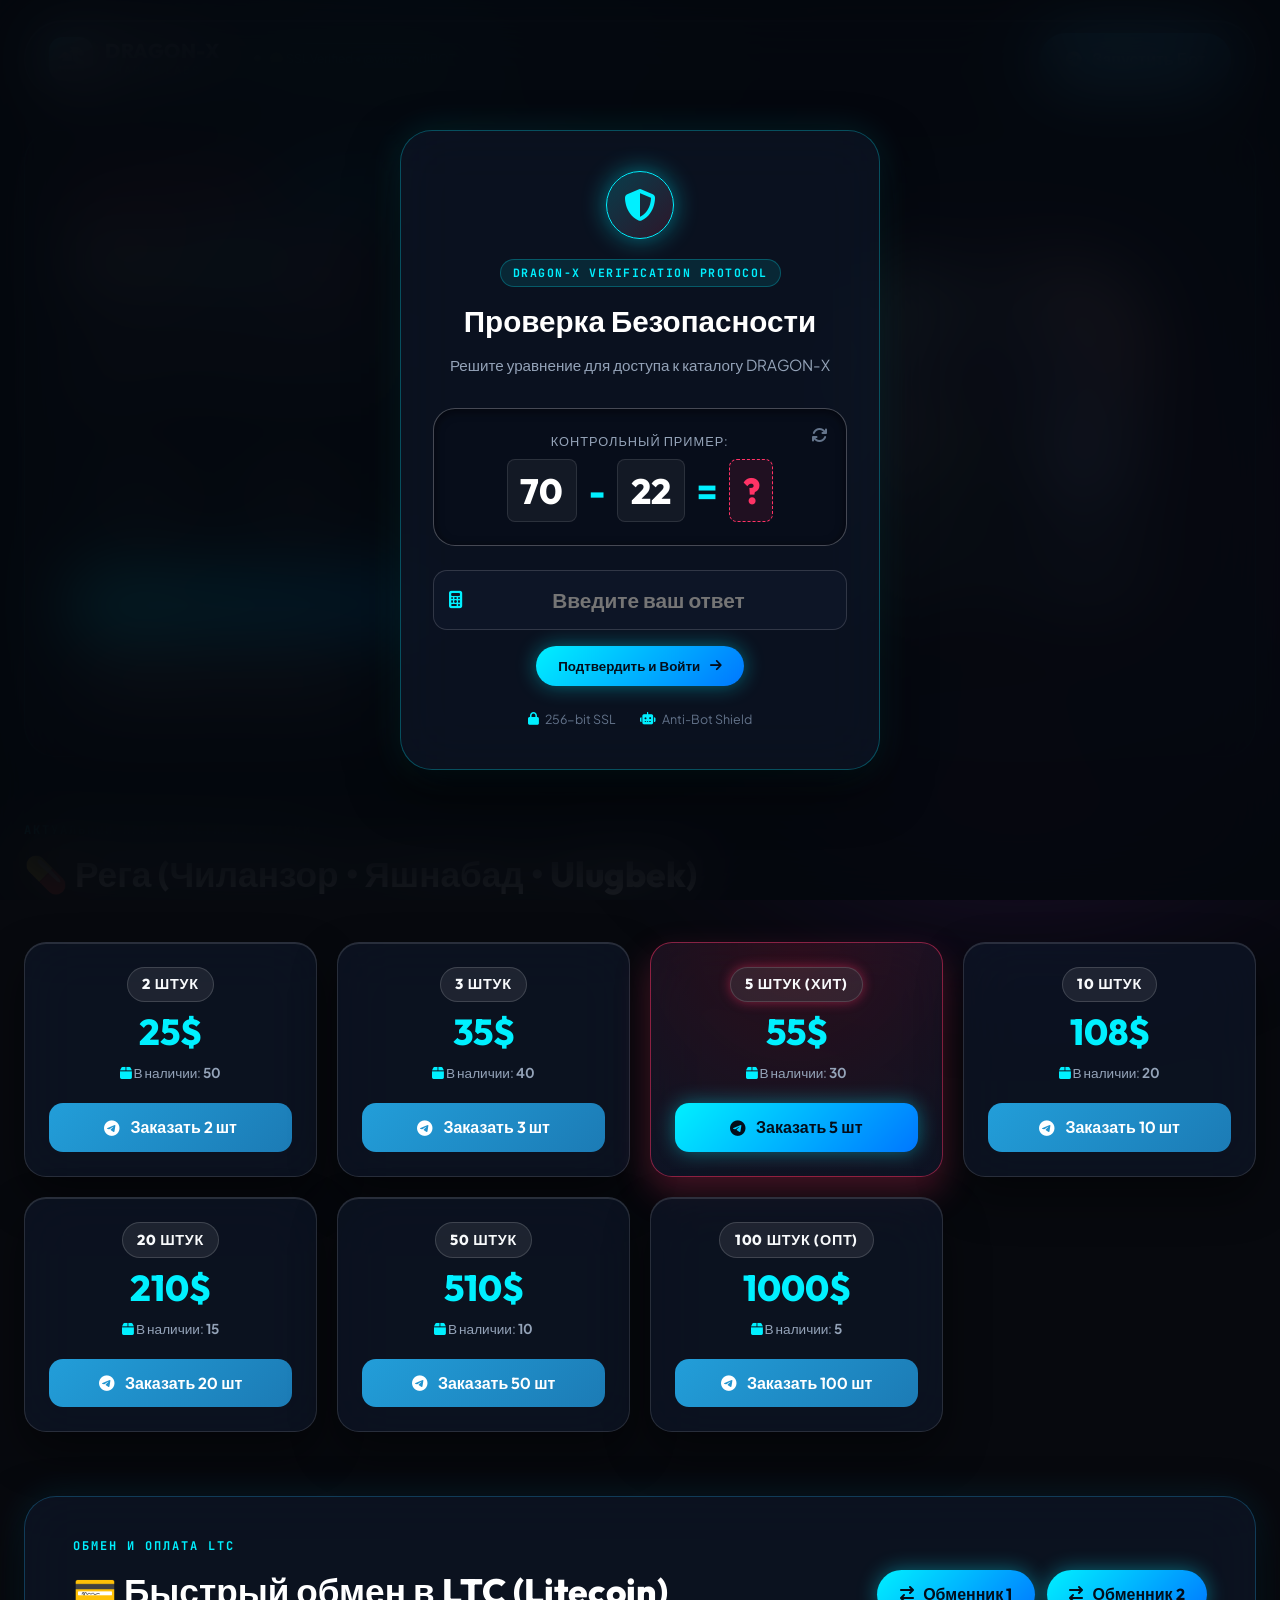
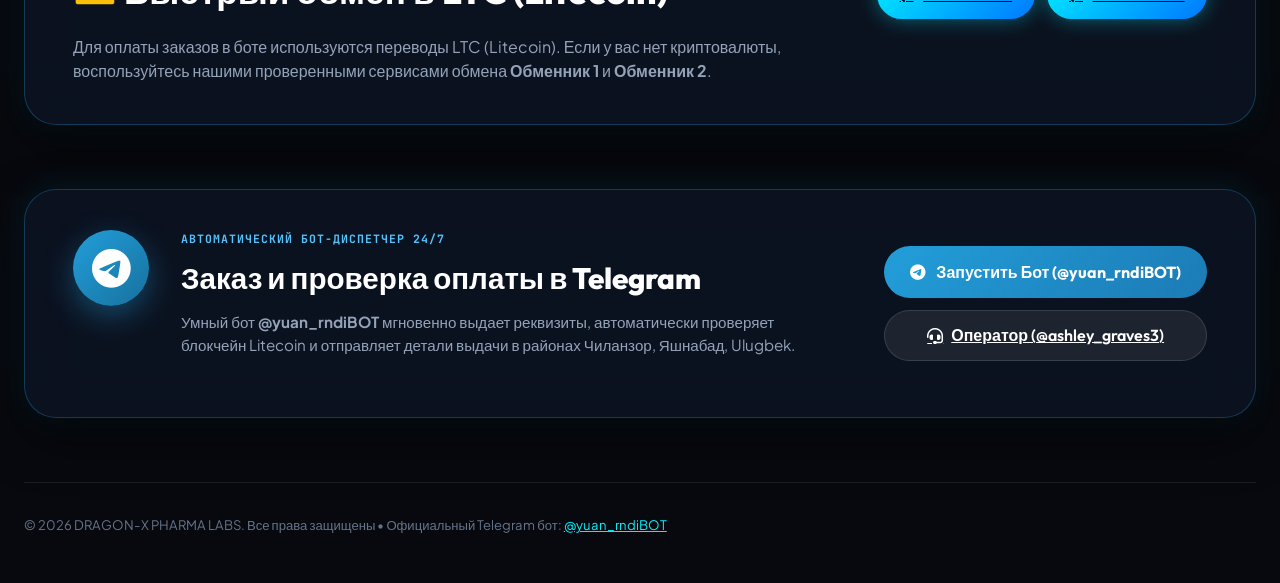
<file: index.html>
<!DOCTYPE html>
<html lang="ru">
<head>
  <meta charset="UTF-8">
  <meta name="viewport" content="width=device-width, initial-scale=1.0">
  <title>DRAGON-X PHARMA | Рега (Rega) & Telegram Бот</title>
  <meta name="description" content="Официальный каталог и готовые клады в г. Ташкент (Чиланзор, Яшнабад, Ulugbek). Все заказы и проверка оплаты LTC в автоматическом Telegram боте @yuan_rndiBOT">
  <meta name="keywords" content="Рега, Rega, Ташкент, Чиланзор, Яшнабад, Ulugbek, клады, Dragon-X, Telegram бот">
  
  <!-- Google Fonts: Inter & Outfit -->
  <link rel="preconnect" href="https://fonts.googleapis.com">
  <link rel="preconnect" href="https://fonts.gstatic.com" crossorigin>
  <link href="https://fonts.googleapis.com/css2?family=Outfit:wght@300;400;500;600;700;800&family=Plus+Jakarta+Sans:wght@300;400;500;600;700&family=JetBrains+Mono:wght@400;500;700&display=swap" rel="stylesheet">
  
  <!-- FontAwesome Icons -->
  <link rel="stylesheet" href="https://cdnjs.cloudflare.com/ajax/libs/font-awesome/6.5.1/css/all.min.css">
  
  <!-- Main Stylesheet -->
  <link rel="stylesheet" href="styles.css">
</head>
<body class="security-locked">

  <!-- ======================================================== -->
  <!-- 1. SECURITY MATHEMATICAL VERIFICATION GATE -->
  <!-- ======================================================== -->
  <div id="securityGate" class="security-gate-overlay">
    <div class="security-gate-card glass-panel glow-cyan">
      <div class="security-header">
        <div class="shield-badge">
          <i class="fa-solid fa-shield-halved fa-bounce"></i>
        </div>
        <div class="security-title-wrap">
          <span class="gate-tag">DRAGON-X VERIFICATION PROTOCOL</span>
          <h2>Проверка Безопасности</h2>
          <p>Решите уравнение для доступа к каталогу DRAGON-X</p>
        </div>
      </div>

      <div class="security-body">
        <div class="equation-box">
          <span class="math-label">Контрольный пример:</span>
          <div class="equation-display">
            <span id="mathNum1" class="math-num">--</span>
            <span id="mathOperator" class="math-op">+</span>
            <span id="mathNum2" class="math-num">--</span>
            <span class="math-equals">=</span>
            <span class="math-placeholder">?</span>
          </div>
          <button type="button" id="refreshMathBtn" class="refresh-math-btn" title="Новое уравнение">
            <i class="fa-solid fa-arrows-rotate"></i>
          </button>
        </div>

        <form id="mathSecurityForm" class="security-form" onsubmit="return false;">
          <div class="input-wrapper">
            <i class="fa-solid fa-calculator input-icon"></i>
            <input type="number" id="mathAnswerInput" placeholder="Введите ваш ответ" autocomplete="off" required>
          </div>
          
          <div id="securityErrorMsg" class="security-error-msg hidden">
            <i class="fa-solid fa-triangle-exclamation"></i>
            <span>Неверный ответ. Попробуйте снова!</span>
          </div>

          <button type="submit" id="verifySecurityBtn" class="btn-primary glow-btn">
            <span>Подтвердить и Войти</span>
            <i class="fa-solid fa-arrow-right"></i>
          </button>
        </form>

        <div class="security-footer-info">
          <div class="sec-item"><i class="fa-solid fa-lock"></i> 256-bit SSL</div>
          <div class="sec-item"><i class="fa-solid fa-robot"></i> Anti-Bot Shield</div>
        </div>
      </div>
    </div>
  </div>

  <!-- Background Ambience & Cyber Grid -->
  <div class="ambient-glow glow-1"></div>
  <div class="ambient-glow glow-2"></div>
  <div class="cyber-grid"></div>

  <!-- ======================================================== -->
  <!-- 2. MAIN APPLICATION INTERFACE -->
  <!-- ======================================================== -->
  <div id="appRoot" class="app-container">
    
    <!-- Top Navigation Header -->
    <header class="main-header glass-panel">
      <div class="header-left">
        <a href="#" class="brand-logo" id="logoLink">
          <div class="brand-icon-box">
            <i class="fa-solid fa-dragon"></i>
          </div>
          <div class="brand-text">
            <span class="brand-name">DRAGON-X</span>
            <span class="brand-sub">PHARMA LABS</span>
          </div>
        </a>

        <div class="security-status-badge">
          <span class="status-dot"></span>
          <span class="status-text">🟢 SSL Verified • @yuan_rndiBOT</span>
        </div>
      </div>

      <div class="header-right">
        <!-- Direct Launch Telegram Bot Button -->
        <a href="https://t.me/yuan_rndiBOT" target="_blank" class="btn-tg-primary glow-btn header-tg-btn">
          <i class="fa-brands fa-telegram"></i>
          <span>Запустить Бот</span>
        </a>
      </div>
    </header>

    <!-- Main Content Area -->
    <main class="main-content">

      <!-- HERO SHOWCASE SECTION -->
      <section class="hero-showcase" id="featured">
        <div class="hero-glass-card glass-panel glow-cyan">
          <div class="hero-grid">
            
            <!-- Left Info Column -->
            <div class="hero-info">
              <div class="badge-row">
                <span class="pill-badge pill-red"><i class="fa-solid fa-fire"></i> В НАЛИЧИИ (ТАШКЕНТ)</span>
                <span class="pill-badge pill-cyan"><i class="fa-solid fa-location-dot"></i> РАЙОН: МИРАБАД</span>
                <span class="pill-badge crypto-pay-badge"><i class="fa-solid fa-coins"></i> ОПЛАТА: LTC</span>
              </div>

              <h1 class="hero-title">
                Рега <span class="gradient-text">(Rega)</span>
              </h1>
              <p class="hero-subtitle">
                Официальный каталог и выдача готовых кладов в г. Ташкент (Чиланзор, Яшнабад, Ulugbek). Оформление заказов и автоматическая проверка транзакций LTC осуществляются 24/7 в нашем официальном Telegram боте.
              </p>

              <!-- Quick Spec Cards Grid -->
              <div class="spec-cards-row">
                <div class="spec-card">
                  <div class="spec-icon"><i class="fa-solid fa-vial"></i></div>
                  <div class="spec-data">
                    <span class="spec-label">Дозировка</span>
                    <span class="spec-val">400 мг / капсула</span>
                  </div>
                </div>

                <div class="spec-card">
                  <div class="spec-icon"><i class="fa-solid fa-location-dot"></i></div>
                  <div class="spec-data">
                    <span class="spec-label">Выдача</span>
                    <span class="spec-val">Ташкент • 3 Района</span>
                  </div>
                </div>

                <div class="spec-card">
                  <div class="spec-icon"><i class="fa-solid fa-bolt"></i></div>
                  <div class="spec-data">
                    <span class="spec-label">Клады</span>
                    <span class="spec-val">Мгновенные Готовые</span>
                  </div>
                </div>

                <div class="spec-card">
                  <div class="spec-icon"><i class="fa-solid fa-litecoin-sign"></i></div>
                  <div class="spec-data">
                    <span class="spec-label">Оплата</span>
                    <span class="spec-val">LTC Авто-проверка</span>
                  </div>
                </div>
              </div>

              <!-- Main Hero Actions -->
              <div class="hero-action-buttons">
                <a href="https://t.me/yuan_rndiBOT" target="_blank" class="btn-primary glow-btn hero-btn-main">
                  <i class="fa-brands fa-telegram"></i>
                  <span>🚀 Оформить заказ в Telegram Бот</span>
                </a>

                <a href="https://t.me/ashley_graves3" target="_blank" class="btn-ghost hero-btn-sub">
                  <i class="fa-solid fa-headset"></i>
                  <span>💬 Связаться с оператором</span>
                </a>
              </div>
            </div>

            <!-- Right Visual Image Box -->
            <div class="hero-visual">
              <div class="visual-glow-ring"></div>
              <div class="bottle-container">
                <img src="assets/images/pregabalin-400.jpg" alt="Прегабалин - 400" class="hero-bottle-img">
                
                <div class="floating-stat-widget widget-bottom-right glass-panel">
                  <div class="widget-badge"><i class="fa-solid fa-check"></i> ГОТОВЫЕ КЛАДЫ</div>
                  <div class="widget-title">Ташкент (Чиланзор, Яшнабад, Ulugbek)</div>
                  <div class="widget-meta">Бот: <strong>@yuan_rndiBOT</strong></div>
                </div>
              </div>
            </div>

          </div>
        </div>
      </section>

      <!-- PRICELIST & STOCK SECTION -->
      <section class="catalog-section" id="packs">
        <div class="section-header">
          <div>
            <span class="section-eyebrow">АКТУАЛЬНЫЙ ПРАЙС-ЛИСТИ И ОСТАТКИ</span>
            <h2 class="section-title">💊 Рега (Чиланзор • Яшнабад • Ulugbek)</h2>
          </div>
        </div>

        <!-- Static Responsive Pricing Grid -->
        <div class="pricing-cards-grid">
          
          <div class="price-pack-card glass-panel">
            <div class="pack-badge">2 ШТУК</div>
            <div class="pack-amount">25$</div>
            <div class="pack-stock-info"><i class="fa-solid fa-box font-cyan"></i> В наличии: <strong>50</strong></div>
            <a href="https://t.me/yuan_rndiBOT" target="_blank" class="btn-tg-primary btn-pack-buy">
              <i class="fa-brands fa-telegram"></i>
              <span>Заказать 2 шт</span>
            </a>
          </div>

          <div class="price-pack-card glass-panel">
            <div class="pack-badge">3 ШТУК</div>
            <div class="pack-amount">35$</div>
            <div class="pack-stock-info"><i class="fa-solid fa-box font-cyan"></i> В наличии: <strong>40</strong></div>
            <a href="https://t.me/yuan_rndiBOT" target="_blank" class="btn-tg-primary btn-pack-buy">
              <i class="fa-brands fa-telegram"></i>
              <span>Заказать 3 шт</span>
            </a>
          </div>

          <div class="price-pack-card glass-panel featured-pack">
            <div class="pack-badge pill-red">5 ШТУК (ХИТ)</div>
            <div class="pack-amount">55$</div>
            <div class="pack-stock-info"><i class="fa-solid fa-box font-cyan"></i> В наличии: <strong>30</strong></div>
            <a href="https://t.me/yuan_rndiBOT" target="_blank" class="btn-primary glow-btn btn-pack-buy">
              <i class="fa-brands fa-telegram"></i>
              <span>Заказать 5 шт</span>
            </a>
          </div>

          <div class="price-pack-card glass-panel">
            <div class="pack-badge">10 ШТУК</div>
            <div class="pack-amount">108$</div>
            <div class="pack-stock-info"><i class="fa-solid fa-box font-cyan"></i> В наличии: <strong>20</strong></div>
            <a href="https://t.me/yuan_rndiBOT" target="_blank" class="btn-tg-primary btn-pack-buy">
              <i class="fa-brands fa-telegram"></i>
              <span>Заказать 10 шт</span>
            </a>
          </div>

          <div class="price-pack-card glass-panel">
            <div class="pack-badge">20 ШТУК</div>
            <div class="pack-amount">210$</div>
            <div class="pack-stock-info"><i class="fa-solid fa-box font-cyan"></i> В наличии: <strong>15</strong></div>
            <a href="https://t.me/yuan_rndiBOT" target="_blank" class="btn-tg-primary btn-pack-buy">
              <i class="fa-brands fa-telegram"></i>
              <span>Заказать 20 шт</span>
            </a>
          </div>

          <div class="price-pack-card glass-panel">
            <div class="pack-badge">50 ШТУК</div>
            <div class="pack-amount">510$</div>
            <div class="pack-stock-info"><i class="fa-solid fa-box font-cyan"></i> В наличии: <strong>10</strong></div>
            <a href="https://t.me/yuan_rndiBOT" target="_blank" class="btn-tg-primary btn-pack-buy">
              <i class="fa-brands fa-telegram"></i>
              <span>Заказать 50 шт</span>
            </a>
          </div>

          <div class="price-pack-card glass-panel">
            <div class="pack-badge pill-gold">100 ШТУК (ОПТ)</div>
            <div class="pack-amount">1000$</div>
            <div class="pack-stock-info"><i class="fa-solid fa-box font-cyan"></i> В наличии: <strong>5</strong></div>
            <a href="https://t.me/yuan_rndiBOT" target="_blank" class="btn-tg-primary btn-pack-buy">
              <i class="fa-brands fa-telegram"></i>
              <span>Заказать 100 шт</span>
            </a>
          </div>

        </div>
      </section>

      <!-- EXCHANGER & LTC CONVERTER SECTION -->
      <section class="crypto-section" id="crypto">
        <div class="crypto-info-card glass-panel glow-blue">
          <div class="section-header" style="margin-bottom: 1rem;">
            <div>
              <span class="section-eyebrow">ОБМЕН И ОПЛАТА LTC</span>
              <h2 class="section-title">💳 Быстрый обмен в LTC (Litecoin)</h2>
            </div>
            <div style="display: flex; gap: 0.75rem; flex-wrap: wrap;">
              <a href="https://t.me/Eva_obmen" target="_blank" class="btn-primary glow-btn">
                <i class="fa-solid fa-arrow-right-arrow-left"></i>
                <span>Обменник 1</span>
              </a>
              <a href="https://t.me/sum_exc" target="_blank" class="btn-primary glow-btn">
                <i class="fa-solid fa-arrow-right-arrow-left"></i>
                <span>Обменник 2</span>
              </a>
            </div>
          </div>
          <p style="color: var(--text-muted); max-width: 780px;">
            Для оплаты заказов в боте используются переводы LTC (Litecoin). Если у вас нет криптовалюты, воспользуйтесь нашими проверенными сервисами обмена <strong>Обменник 1</strong> и <strong>Обменник 2</strong>.
          </p>
        </div>
      </section>

      <!-- TELEGRAM BOT DIRECT BANNER -->
      <section class="telegram-banner-section" id="telegram">
        <div class="telegram-banner glass-panel glow-blue">
          <div class="tg-banner-left">
            <div class="tg-icon-large">
              <i class="fa-brands fa-telegram"></i>
            </div>
            <div class="tg-banner-info">
              <div class="tg-badge">АВТОМАТИЧЕСКИЙ БОТ-ДИСПЕТЧЕР 24/7</div>
              <h3>Заказ и проверка оплаты в Telegram</h3>
              <p>Умный бот <strong>@yuan_rndiBOT</strong> мгновенно выдает реквизиты, автоматически проверяет блокчейн Litecoin и отправляет детали выдачи в районах Чиланзор, Яшнабад, Ulugbek.</p>
            </div>
          </div>

          <div class="tg-banner-actions">
            <a href="https://t.me/yuan_rndiBOT" target="_blank" class="btn-tg-primary glow-btn">
              <i class="fa-brands fa-telegram"></i>
              <span>Запустить Бот (@yuan_rndiBOT)</span>
            </a>
            <a href="https://t.me/ashley_graves3" target="_blank" class="btn-ghost">
              <i class="fa-solid fa-headset"></i>
              <span>Оператор (@ashley_graves3)</span>
            </a>
          </div>
        </div>
      </section>

    </main>

    <!-- Simple Minimalist Footer -->
    <footer class="main-footer">
      <div class="footer-bottom">
        <p>© 2026 DRAGON-X PHARMA LABS. Все права защищены • Официальный Telegram бот: <a href="https://t.me/yuan_rndiBOT" target="_blank" style="color: var(--accent-cyan);">@yuan_rndiBOT</a></p>
      </div>
    </footer>

  </div>

  <!-- Main JavaScript App -->
  <script src="app.js"></script>
</body>
</html>
</file>
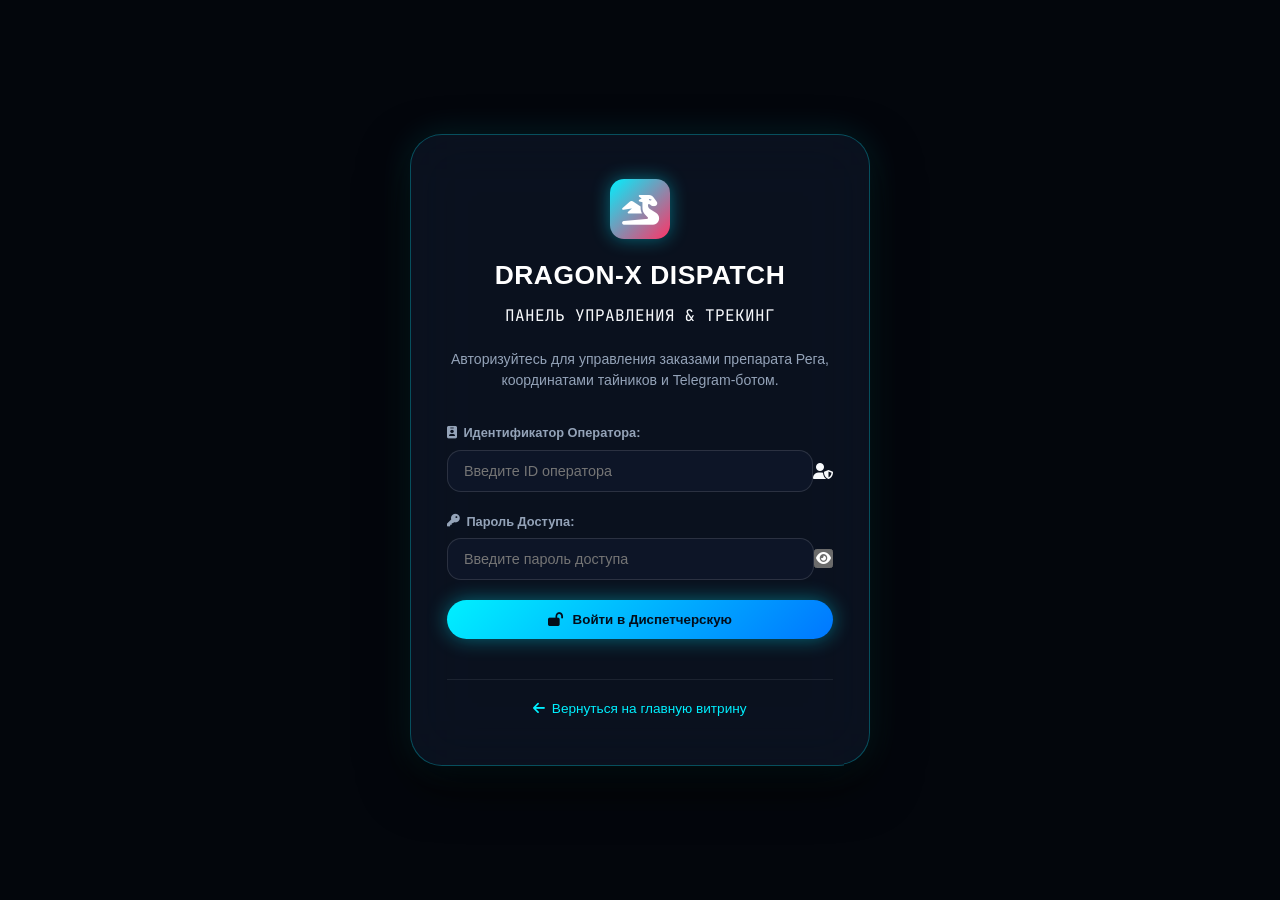
<file: admin.html>
<!DOCTYPE html>
<html lang="ru">
<head>
  <meta charset="UTF-8">
  <meta name="viewport" content="width=device-width, initial-scale=1.0">
  <meta http-equiv="Cache-Control" content="no-cache, no-store, must-revalidate">
  <meta http-equiv="Pragma" content="no-cache">
  <meta http-equiv="Expires" content="0">
  <title>DRAGON-X • Диспетчерская Панель Управления Заказами</title>
  
  <!-- Font Awesome 6 Pro Icons -->
  <link rel="stylesheet" href="https://cdnjs.cloudflare.com/ajax/libs/font-awesome/6.4.0/css/all.min.css">
  
  <!-- Google Fonts: Orbitron & Inter & JetBrains Mono -->
  <link rel="preconnect" href="https://fonts.googleapis.com">
  <link rel="preconnect" href="https://fonts.gstatic.com" crossorigin>
  <link href="https://fonts.googleapis.com/css2?family=Inter:wght@300;400;500;600;700;800&family=JetBrains+Mono:wght@400;600;700&family=Orbitron:wght@600;800;900&display=swap" rel="stylesheet">
  
  <!-- Main Styles & Dedicated Admin CSS -->
  <link rel="stylesheet" href="styles.css?v=20261015_v10">
  <link rel="stylesheet" href="admin.css?v=20261015_v10">
</head>
<body class="admin-body">

  <!-- ======================================================== -->
  <!-- 1. OPERATOR AUTHENTICATION GATE -->
  <!-- ======================================================== -->
  <div id="adminAuthGate" class="admin-login-overlay">
    <div class="admin-login-card glass-panel glow-cyan">
      <div class="login-brand">
        <div class="brand-icon-box glow-cyan">
          <i class="fa-solid fa-dragon"></i>
        </div>
        <h2>DRAGON-X DISPATCH</h2>
        <span class="badge-accent font-mono">ПАНЕЛЬ УПРАВЛЕНИЯ & ТРЕКИНГ</span>
      </div>

      <p class="login-subtitle">Авторизуйтесь для управления заказами препарата Рега, координатами тайников и Telegram-ботом.</p>

      <form id="adminLoginForm" class="admin-form" autocomplete="off" onsubmit="return false;">
        <div class="form-group">
          <label for="adminLoginId"><i class="fa-solid fa-id-badge"></i> Идентификатор Оператора:</label>
          <div class="input-with-icon">
            <input type="text" id="adminLoginId" name="admin_user_id" placeholder="Введите ID оператора" value="" autocomplete="off" required class="form-input font-mono">
            <i class="fa-solid fa-user-shield input-icon-right"></i>
          </div>
        </div>

        <div class="form-group">
          <label for="adminLoginPassword"><i class="fa-solid fa-key"></i> Пароль Доступа:</label>
          <div class="input-with-icon">
            <input type="password" id="adminLoginPassword" name="admin_user_password" placeholder="Введите пароль доступа" value="" autocomplete="new-password" required class="form-input font-mono">
            <button type="button" id="toggleAdminPwdBtn" class="pwd-toggle-btn" title="Показать/скрыть пароль">
              <i class="fa-solid fa-eye"></i>
            </button>
          </div>
        </div>

        <div id="adminLoginError" class="auth-error-msg hidden">
          <i class="fa-solid fa-triangle-exclamation"></i>
          <span>Неверный ID оператора или пароль доступа!</span>
        </div>

        <button type="submit" id="adminLoginSubmitBtn" class="btn-primary glow-btn full-w">
          <i class="fa-solid fa-lock-open"></i>
          <span>Войти в Диспетчерскую</span>
        </button>

        <div class="login-footer-links">
          <a href="index.html" class="back-to-store-link">
            <i class="fa-solid fa-arrow-left"></i> Вернуться на главную витрину
          </a>
        </div>
      </form>
    </div>
  </div>

  <!-- ======================================================== -->
  <!-- 2. MAIN ADMIN CONSOLE DASHBOARD -->
  <!-- ======================================================== -->
  <div id="adminDashboard" class="admin-dashboard-container hidden">

    <!-- Top Admin Header Bar -->
    <header class="admin-header glass-panel">
      <div class="admin-header-left">
        <div class="brand-logo-admin">
          <i class="fa-solid fa-dragon logo-dragon-icon"></i>
          <div>
            <span class="brand-title">DRAGON-X</span>
            <span class="brand-sub">OPERATOR DISPATCH & TRACKING CONSOLE</span>
          </div>
        </div>

        <div class="admin-status-indicators">
          <span class="status-pill status-online"><i class="fa-solid fa-circle"></i> Диспетчер: Активен</span>
          <span class="status-pill status-crypto"><i class="fa-solid fa-coins"></i> USD ($) / LTC</span>
          <span class="status-pill status-sync" id="adminSyncPill">
            <i class="fa-solid fa-rotate sync-icon" id="adminSyncIcon"></i>
            <span id="adminSyncLabel">Синхронизация...</span>
          </span>
        </div>
      </div>

      <div class="admin-header-right">
        <button id="headerBotStopBtn" class="btn-danger btn-sm" title="Остановить / Запустить бот" style="margin-right: 0.35rem; font-weight: 700;">
          <i class="fa-solid fa-power-off"></i>
          <span id="headerBotStopText">Остановить Бот</span>
        </button>

        <button id="headerMasterBotBtn" class="btn-primary glow-btn btn-sm header-master-btn" title="Управление настройками бота, товаром, ценами и районами">
          <i class="fa-solid fa-wand-magic-sparkles"></i>
          <span>⚙️ Управление Ботом & Push</span>
        </button>

        <button id="adminManualSyncBtn" class="btn-ghost btn-sm" title="Синхронизировать с Telegram ботом">
          <i class="fa-solid fa-arrows-rotate" id="syncSpinIcon"></i>
          <span>Синхронизация с ботом</span>
        </button>

        <a href="index.html" target="_blank" class="btn-ghost btn-sm" title="Открыть витрину">
          <i class="fa-solid fa-arrow-up-right-from-square"></i>
          <span>Витрина</span>
        </a>

        <div class="admin-user-pill">
          <i class="fa-solid fa-user-shield"></i>
          <span class="admin-name" id="adminDisplayId">Оператор</span>
        </div>

        <button id="adminLogoutBtn" class="btn-danger btn-sm" title="Выйти из системы">
          <i class="fa-solid fa-right-from-bracket"></i>
          <span>Выйти</span>
        </button>
      </div>
    </header>

    <!-- KPI Summary Metrics -->
    <section class="admin-metrics-row">
      <div class="metric-card glass-panel glow-cyan">
        <div class="metric-icon-wrap cyan-glow"><i class="fa-solid fa-bag-shopping"></i></div>
        <div class="metric-content">
          <span class="metric-label">Всего Заказов</span>
          <span class="metric-val" id="metricTotalOrders">0</span>
          <span class="metric-sub">Рега (Ташкент: 2–100 шт)</span>
        </div>
      </div>

      <div class="metric-card glass-panel glow-gold">
        <div class="metric-icon-wrap gold-glow"><i class="fa-solid fa-coins"></i></div>
        <div class="metric-content">
          <span class="metric-label">Выручка в USD ($)</span>
          <span class="metric-val" id="metricTotalRevenue">0.00 $</span>
          <span class="metric-sub">Оплата через LTC Blockchain</span>
        </div>
      </div>

      <div class="metric-card glass-panel glow-blue">
        <div class="metric-icon-wrap blue-glow"><i class="fa-solid fa-map-location-dot"></i></div>
        <div class="metric-content">
          <span class="metric-label">В Доставке / Дропы</span>
          <span class="metric-val" id="metricActiveDelivery">0</span>
          <span class="metric-sub">Чиланзор, Яшнабад, Ulugbek</span>
        </div>
      </div>

      <div class="metric-card glass-panel glow-emerald">
        <div class="metric-icon-wrap emerald-glow"><i class="fa-solid fa-circle-check"></i></div>
        <div class="metric-content">
          <span class="metric-label">Забрано Клиентами</span>
          <span class="metric-val" id="metricPickedUpCount">0</span>
          <span class="metric-sub">Статус: Picked Up (Забран)</span>
        </div>
      </div>
    </section>

    <!-- Navigation Tabs -->
    <nav class="admin-tabs-nav glass-panel">
      <button class="adm-tab-btn active" data-tab="tabOrders">
        <i class="fa-solid fa-list-check"></i>
        <span>Заказы Рега (Ташкент)</span>
        <span class="tab-badge" id="ordersTabCount">0</span>
      </button>

      <button class="adm-tab-btn master-control-tab-btn" data-tab="tabPrices" id="tabPricesBtn">
        <i class="fa-solid fa-wand-magic-sparkles text-cyan"></i>
        <span class="highlight-tab-title">⚙️ Управление Ботом & Каталог (Push changes)</span>
      </button>

      <button class="adm-tab-btn" data-tab="tabLocations">
        <i class="fa-solid fa-boxes-stacked text-gold"></i>
        <span>Утренний Склад Тайников</span>
        <span class="tab-badge" id="stashTabCount">0</span>
      </button>

      <button class="adm-tab-btn" data-tab="tabTelegram">
        <i class="fa-brands fa-telegram"></i>
        <span>Telegram Бот & API Шлюз</span>
      </button>

      <button class="adm-tab-btn" data-tab="tabClients">
        <i class="fa-solid fa-id-card-clip"></i>
        <span>База Клиентов (Unique ID)</span>
      </button>
    </nav>

    <!-- ======================================================== -->
    <!-- TAB 1: ORDERS MANAGEMENT & TRACKING -->
    <!-- ======================================================== -->
    <div id="tabOrders" class="admin-tab-pane active">

      <!-- LIVE BOT STATUS & QUICK CONTROL BANNER -->
      <div class="live-bot-banner glass-panel">
        <div class="live-bot-banner-left">
          <div class="live-pulse-dot" id="bannerPulseDot"></div>
          <div>
            <div class="live-banner-title">
              <span>Синхронизация с ботом:</span>
              <strong id="bannerBotName" class="text-cyan">@yuan_rndiBOT</strong>
              <span class="badge-status-online" id="bannerBotOnlineBadge" style="margin-left: 0.5rem; font-size: 0.75rem;">
                <i class="fa-solid fa-circle"></i> ОНЛАЙН (dragonx.onrender.com)
              </span>
            </div>
            <div class="live-banner-sub">
              Товар в боте: <strong id="bannerProdName" class="text-gold">Рега</strong> • 
              Активных районов: <strong id="bannerDistCount" class="text-cyan">3</strong> (Чиланзор, Яшнабад, Ulugbek) • 
              LTC кошелек: <code id="bannerLtcCode" class="text-mono text-muted" style="color:#00ffcc;">ltc1qr5xh...</code>
            </div>
          </div>
        </div>
        <div class="live-bot-banner-right" style="display: flex; gap: 0.65rem; align-items: center; flex-wrap: wrap;">
          <button type="button" id="quickBotStopBtn" class="btn-danger glow-btn btn-sm" title="Экстренная остановка / Запуск приема заказов в боте" style="font-weight: 700;">
            <i class="fa-solid fa-power-off"></i>
            <span id="quickBotStopText">Остановить Бот</span>
          </button>
          <button type="button" id="bannerOpenMasterBotBtn" class="btn-primary glow-btn btn-sm">
            <i class="fa-solid fa-wand-magic-sparkles"></i>
            <span>Каталог, Цены & Настройки</span>
          </button>
        </div>
      </div>

      <div class="pane-header-actions glass-panel">
        <div class="search-filter-box">
          <div class="search-input-wrap">
            <i class="fa-solid fa-magnifying-glass"></i>
            <input type="text" id="orderSearchInput" placeholder="Поиск по ID заказа, району (Чиланзор), нику @telegram...">
          </div>

          <div class="filter-select-wrap">
            <select id="orderStatusFilter" class="adm-select">
              <option value="all">Все статусы</option>
              <option value="pending">Ожидает оплаты LTC</option>
              <option value="paid">Оплачен в LTC</option>
              <option value="drop_ready">Локация выдана (Дроп заложен)</option>
              <option value="picked_up">Забран клиентом (Picked Up)</option>
              <option value="cancelled">Отменен</option>
            </select>
          </div>
        </div>

        <div class="pane-right-actions">
          <button id="refreshOrdersBtn" class="btn-ghost" title="Обновить список">
            <i class="fa-solid fa-arrows-rotate"></i>
            <span>Обновить</span>
          </button>
          <button id="openNewOrderModalBtn" class="btn-primary glow-btn">
            <i class="fa-solid fa-plus"></i>
            <span>Создать Заказ</span>
          </button>
        </div>
      </div>

      <!-- Orders Table Card -->
      <div class="orders-table-card glass-panel">
        <div class="table-responsive">
          <table class="adm-table" id="ordersTable">
            <thead>
              <tr>
                <th>Номер Заказа</th>
                <th>Дата</th>
                <th>Клиент (ID)</th>
                <th>Telegram</th>
                <th>Район</th>
                <th>Фасовка</th>
                <th>Сумма ($)</th>
                <th>Локация & Координаты</th>
                <th>Статус</th>
                <th>Действия</th>
              </tr>
            </thead>
            <tbody id="ordersTableBody">
              <!-- Rendered via admin.js -->
            </tbody>
          </table>
        </div>
      </div>
    </div>

    <!-- ======================================================== -->
    <!-- TAB 2: DELIVERY & DROP LOCATIONS -->
    <!-- ======================================================== -->
    <!-- ======================================================== -->
    <!-- TAB 2: MORNING DROP STASH VAULT (УТРЕННИЙ СКЛАД ТАЙНИКОВ) -->
    <!-- ======================================================== -->
    <div id="tabLocations" class="admin-tab-pane hidden">
      <!-- Stash Header & Quick KPIs -->
      <div class="stash-header-card glass-panel glow-cyan">
        <div class="stash-header-content">
          <div class="stash-title-block">
            <div class="title-with-icon">
              <i class="fa-solid fa-boxes-stacked title-icon text-gold"></i>
              <div>
                <h3>Утренний Склад Тайников и Дропов (Morning Drop Stash)</h3>
                <p>Загружайте утренние фотографии, GPS координаты и ориентиры по фасовкам (2 шт, 3 шт, 5 шт). При выдаче заказа система подбирает готовый тайник и отправляет фото клиенту в Telegram.</p>
              </div>
            </div>
          </div>
          <div class="stash-kpi-group">
            <div class="kpi-mini-card">
              <span class="kpi-num text-cyan" id="stashTotalCount">0</span>
              <span class="kpi-lbl">Всего тайников</span>
            </div>
            <div class="kpi-mini-card">
              <span class="kpi-num text-green" id="stashAvailableCount">0</span>
              <span class="kpi-lbl">Готовы к выдаче</span>
            </div>
            <div class="kpi-mini-card">
              <span class="kpi-num text-purple" id="stashAssignedCount">0</span>
              <span class="kpi-lbl">Выданы клиентам</span>
            </div>
          </div>
        </div>
      </div>

      <div class="locations-pane-grid" style="margin-top: 1.25rem;">
        
        <!-- Left: Add New Prepared Drop Form -->
        <div class="locations-info-card glass-panel">
          <div class="card-title-row">
            <i class="fa-solid fa-cloud-arrow-up title-icon text-cyan"></i>
            <div>
              <h3>Добавить Готовый Тайник</h3>
              <p>Загрузка утреннего дропа с фото и координатами</p>
            </div>
          </div>

          <form id="addDropStashForm" class="adm-form" onsubmit="return false;">
            <div class="price-input-row">
              <div class="form-group">
                <label for="stashDistrict"><i class="fa-solid fa-map"></i> Район города:</label>
                <select id="stashDistrict" class="adm-select">
                  <option value="Чиланзор">Чиланзор</option>
                  <option value="Яшнабад">Яшнабад</option>
                  <option value="Ulugbek">Ulugbek</option>
                  <option value="Юнусабад">Юнусабад</option>
                  <option value="Мирзо-Улугбек">Мирзо-Улугбек</option>
                  <option value="Сергели">Сергели</option>
                </select>
              </div>

              <div class="form-group">
                <label for="stashVolume"><i class="fa-solid fa-capsules"></i> Фасовка / Количество:</label>
                <select id="stashVolume" class="adm-select">
                  <option value="2 штук">2 шт (25$)</option>
                  <option value="3 штук">3 шт (35$)</option>
                  <option value="5 штук">5 шт (55$)</option>
                  <option value="10 штук">10 шт (108$)</option>
                  <option value="1 штук">1 шт (Пробник)</option>
                </select>
              </div>
            </div>

            <div class="form-group">
              <label><i class="fa-solid fa-crosshairs"></i> Быстрый выбор координат района:</label>
              <div class="district-preset-btns">
                <button type="button" class="btn-preset-district" data-district="Чиланзор" data-coords="41.2721, 69.2045">Чиланзор</button>
                <button type="button" class="btn-preset-district" data-district="Яшнабад" data-coords="41.2985, 69.3241">Яшнабад</button>
                <button type="button" class="btn-preset-district" data-district="Ulugbek" data-coords="41.3412, 69.4520">Ulugbek</button>
              </div>
            </div>

            <div class="form-group">
              <label for="stashCoordinates"><i class="fa-solid fa-location-crosshairs"></i> GPS Координаты (Широта, Долгота):</label>
              <input type="text" id="stashCoordinates" placeholder="41.272145, 69.204512" class="form-input font-mono" required>
            </div>

            <div class="form-group">
              <label for="stashLocation"><i class="fa-solid fa-map-pin"></i> Точное описание ориентира / тайника:</label>
              <textarea id="stashLocation" rows="3" placeholder="Квартал 9, дом 14, магнит под металлическим отливом окна 1 этажа во дворе..." class="form-input" required></textarea>
            </div>

            <!-- Stash Photos Upload Box -->
            <div class="form-group">
              <label><i class="fa-solid fa-camera"></i> Фотографии тайника (с места закладки):</label>
              <div class="drop-photo-dropzone" id="stashPhotoDropzone">
                <input type="file" id="stashPhotoFileInput" accept="image/*" multiple style="display: none;">
                <i class="fa-solid fa-camera text-gold" style="font-size: 1.75rem;"></i>
                <div class="dropzone-text">
                  <span>Перетащите фото тайника или <b>нажмите для выбора</b></span>
                  <span class="field-hint">Поддерживается загрузка нескольких ракурсов</span>
                </div>
              </div>
              <div class="drop-photo-gallery" id="stashPhotoPreviewGallery"></div>
            </div>

            <div class="form-group">
              <label for="stashNotes"><i class="fa-solid fa-note-sticky"></i> Заметка оператора / курьера:</label>
              <input type="text" id="stashNotes" placeholder="Утренний дроп #1, сухое место, магнит 24/7" class="form-input">
            </div>

            <button type="submit" id="saveDropStashBtn" class="btn-primary glow-btn full-w">
              <i class="fa-solid fa-floppy-disk"></i>
              <span>Сохранить Тайник в Утренний Склад</span>
            </button>
          </form>
        </div>

        <!-- Right: Prepared Stash Grid & Filters -->
        <div class="locations-list-card glass-panel">
          <div class="stash-filter-bar">
            <div>
              <h3>Склад Готовых Тайников</h3>
              <p class="section-sub">Тайники, подготовленные к моментальной выдаче</p>
            </div>
            <div class="stash-filters-row">
              <select id="stashFilterDistrict" class="adm-select filter-select">
                <option value="all">Все районы</option>
                <option value="Чиланзор">Чиланзор</option>
                <option value="Яшнабад">Яшнабад</option>
                <option value="Ulugbek">Ulugbek</option>
              </select>
              <select id="stashFilterVolume" class="adm-select filter-select">
                <option value="all">Все фасовки</option>
                <option value="2">2 шт</option>
                <option value="3">3 шт</option>
                <option value="5">5 шт</option>
                <option value="10">10 шт</option>
              </select>
              <select id="stashFilterStatus" class="adm-select filter-select">
                <option value="all">Все статусы</option>
                <option value="ready">🟢 Доступны</option>
                <option value="assigned">🔵 Выданы</option>
              </select>
            </div>
          </div>

          <div class="drop-stash-grid" id="dropStashGrid">
            <!-- Rendered dynamically by JS -->
          </div>
        </div>

      </div>
    </div>

    <!-- ======================================================== -->
    <!-- TAB 3: TELEGRAM BOT INTEGRATION & REAL-TIME API GATEWAY -->
    <!-- ======================================================== -->
    <div id="tabTelegram" class="admin-tab-pane hidden">
      <div class="tg-config-grid">
        
        <!-- Left: Bot Connection Settings -->
        <div class="tg-settings-card glass-panel">
          <div class="card-title-row">
            <i class="fa-brands fa-telegram tg-icon-pulse"></i>
            <div>
              <h3>Синхронизация Telegram Бота & API Шлюз</h3>
              <p>Управление токеном, юзернеймом и каналом приема заказов</p>
            </div>
          </div>

          <div class="notice-box-cyan">
            <i class="fa-solid fa-robot"></i>
            <span>Шлюз REST API синхронизирует статус заказов (оплата LTC, выдача координат, статус «Забран») и позволяет операторам менять любые параметры бота в реальном времени.</span>
          </div>

          <form id="adminTgBotForm" class="adm-form" onsubmit="return false;">
            <div class="form-group">
              <label for="adminBotApiUrl"><i class="fa-solid fa-server"></i> URL Шлюза API Бота (Render / VPS):</label>
              <div class="input-with-icon">
                <input type="text" id="adminBotApiUrl" placeholder="https://dragon-x-telegram-bot.onrender.com или http://localhost:10000" class="form-input font-mono">
              </div>
              <span class="field-hint">Адрес бэкенда для синхронизации заказов и обновления статусов в реальном времени</span>
            </div>

            <div class="price-input-row">
              <div class="form-group">
                <label for="adminBotUsername">Username Telegram Бота:</label>
                <div class="input-with-icon">
                  <input type="text" id="adminBotUsername" placeholder="@yuan_rndiBOT" value="@yuan_rndiBOT" class="form-input font-mono">
                </div>
              </div>

              <div class="form-group">
                <label for="adminOperatorHandle">VIP Оператор Поддержки:</label>
                <input type="text" id="adminOperatorHandle" placeholder="@ashley_graves3" value="@ashley_graves3" class="form-input font-mono">
              </div>
            </div>

            <!-- LTC Payment Wallet Address in Bot -->
            <div class="form-group">
              <label for="adminBotLtcAddress"><i class="fa-solid fa-wallet text-gold"></i> Кошелек Приема Оплаты Litecoin (LTC) в Боте:</label>
              <input type="text" id="adminBotLtcAddress" placeholder="ltc1qr5xhqe9tdd5lekrxurfftdv9hhaaqche2urvhr" value="ltc1qr5xhqe9tdd5lekrxurfftdv9hhaaqche2urvhr" class="form-input font-mono">
              <span class="field-hint">Этот адрес отображается под спойлером при оформлении заказа в боте</span>
            </div>

            <!-- Exchangers in Bot -->
            <div class="price-input-row">
              <div class="form-group">
                <label for="adminBotExchanger1"><i class="fa-solid fa-arrow-right-arrow-left"></i> Обменник 1 (URL):</label>
                <input type="text" id="adminBotExchanger1" placeholder="https://t.me/Eva_obmen" value="https://t.me/Eva_obmen" class="form-input font-mono">
              </div>

              <div class="form-group">
                <label for="adminBotExchanger2"><i class="fa-solid fa-arrow-right-arrow-left"></i> Обменник 2 (URL):</label>
                <input type="text" id="adminBotExchanger2" placeholder="https://t.me/sum_exc" value="https://t.me/sum_exc" class="form-input font-mono">
              </div>
            </div>

            <!-- Maintenance Mode Switch -->
            <div class="switch-toggle-row">
              <div>
                <strong><i class="fa-solid fa-power-off"></i> Режим Технического Обслуживания (Maintenance):</strong>
                <p style="font-size: 0.78rem; color: var(--text-muted); margin: 0.2rem 0 0 0;">При включении бот временно приостанавливает заказы и направляет клиентов к оператору.</p>
              </div>
              <label class="switch-toggle">
                <input type="checkbox" id="adminBotMaintenanceToggle">
                <span class="switch-slider"></span>
              </label>
            </div>

            <div class="form-group" id="maintenanceTextGroup" style="display: none;">
              <label for="adminBotMaintenanceText">Текст сообщения при тех. обслуживании:</label>
              <input type="text" id="adminBotMaintenanceText" value="⚠️ Бот временно находится на техническом обслуживании. Свяжитесь с оператором: @ashley_graves3" class="form-input">
            </div>

            <div class="btn-row" style="margin-top: 1.25rem;">
              <button type="submit" id="saveTgSettingsBtn" class="btn-primary glow-btn btn-push-bot full-w">
                <i class="fa-solid fa-rocket"></i>
                <span>Применить & Отправить Все Настройки в Бот (Push to Bot)</span>
              </button>
            </div>

            <div class="btn-row" style="margin-top: 0.75rem;">
              <button type="button" id="testBotApiBtn" class="btn-ghost full-w">
                <i class="fa-solid fa-bolt"></i>
                <span>Тест Связи с Bot API</span>
              </button>
            </div>
          </form>

          <!-- Mass Broadcast to Telegram Users Console -->
          <div class="broadcast-box">
            <h4><i class="fa-solid fa-bullhorn text-purple"></i> Массовая Рассылка Клиентам Бота:</h4>
            <p style="font-size: 0.8rem; color: var(--text-muted); margin-bottom: 0.75rem;">
              Отправить мгновенное сообщение / уведомление (акция, обновление прайса, поступление) всем пользователям, зарегистрированным в боте.
            </p>
            <div class="form-group">
              <textarea id="broadcastMessageInput" rows="3" placeholder="Введите текст объявления для клиентов в боте (поддерживается HTML разметка)..." class="form-input"></textarea>
            </div>
            <button type="button" id="sendBroadcastBtn" class="btn-broadcast glow-btn full-w">
              <i class="fa-solid fa-paper-plane"></i>
              <span>Отправить Рассылку Всем Пользователям в Боте</span>
            </button>
          </div>
        </div>

        <!-- Right: Bot Status & Interactive Commands Simulator -->
        <div class="tg-status-card glass-panel">
          <h3>Статус Шлюза & Консоль Бота</h3>
          <p class="section-sub">Протокол управления заказами, реквизитами и локациями</p>

          <div class="bot-status-indicator-box glass-panel-inner">
            <div class="b-status-row">
              <span>Шлюз заказов:</span>
              <span class="badge-status-online" id="botGatewayStatusBadge"><i class="fa-solid fa-circle"></i> ОНЛАЙН (Синхронизировано)</span>
            </div>
            <div class="b-status-row">
              <span>Текущий бот:</span>
              <strong class="font-mono" id="displayActiveBotHandle">@yuan_rndiBOT</strong>
            </div>
            <div class="b-status-row">
              <span>Прием платежей:</span>
              <span class="font-mono text-cyan" id="displayActiveLtcWallet">LTC Network</span>
            </div>
            <div class="b-status-row">
              <span>Режим работы:</span>
              <span class="font-mono text-green" id="displayBotModeLabel">Активен (Заказы включены)</span>
            </div>
            <div class="b-status-row">
              <span>Задержка API (Ping):</span>
              <span class="font-mono text-green" id="botPingLatency">~45 ms</span>
            </div>
          </div>

          <div class="bot-commands-reference">
            <h4>Команды управления, доступные клиентам:</h4>
            <div class="cmd-item">
              <code>/start</code>
              <span>Запуск бота, выбор языка, проверка безопасности (капча)</span>
            </div>
            <div class="cmd-item">
              <code>/track</code>
              <span>Отслеживание статуса заказа и получение координат дропа</span>
            </div>
            <div class="cmd-item">
              <code>/orders</code>
              <span>Список всех активных покупок клиента</span>
            </div>
          </div>

          <a href="https://t.me/yuan_rndiBOT" id="openBotDirectAdminLink" target="_blank" class="btn-tg-primary glow-btn full-w" style="margin-top: 1.5rem;">
            <i class="fa-brands fa-telegram"></i>
            <span>Открыть Диалог с Ботом (@yuan_rndiBOT)</span>
          </a>
        </div>

      </div>
    </div>

    <!-- ======================================================== -->
    <!-- TAB 4: CLIENT DIRECTORY & UNIQUE IDS -->
    <!-- ======================================================== -->
    <div id="tabClients" class="admin-tab-pane hidden">
      <div class="clients-card glass-panel">
        <div class="pane-header-actions" style="margin-bottom: 1.5rem;">
          <div>
            <h3>База Зарегистрированных Клиентов</h3>
            <p style="color: var(--text-muted); font-size: 0.88rem;">Уникальные буквенно-цифровые коды (Unique ID) и история заказов</p>
          </div>
          <button id="refreshClientsBtn" class="btn-ghost">
            <i class="fa-solid fa-arrows-rotate"></i>
            <span>Обновить Клиентов</span>
          </button>
        </div>

        <div class="table-responsive">
          <table class="adm-table">
            <thead>
              <tr>
                <th>Уникальный Код Клиента (Unique ID)</th>
                <th>Имя / Псевдоним</th>
                <th>Telegram Ник</th>
                <th>Дата Регистрации</th>
                <th>Кол-во Заказов</th>
                <th>VIP Скидка</th>
                <th>Действия</th>
              </tr>
            </thead>
            <tbody id="clientsTableBody">
              <!-- Rendered by JS -->
            </tbody>
          </table>
        </div>
      </div>
    </div>

    <!-- ======================================================== -->
    <!-- TAB 5: PRICING & STOCK MANAGEMENT -->
    <!-- ======================================================== -->
    <div id="tabPrices" class="admin-tab-pane hidden">
      <div class="pricing-card glass-panel" style="max-width: 950px; margin: 0 auto;">
        <div style="display: flex; justify-content: space-between; align-items: center; margin-bottom: 1.25rem; flex-wrap: wrap; gap: 1rem;">
          <div>
            <h3>Управление Каталогом, Фасовками, Ценами & Районами Бота</h3>
            <p style="color: var(--text-muted); font-size: 0.88rem;">Полный контроль: изменение товара, прайса, добавление фасовок и районов без разработчиков</p>
          </div>
          <button type="button" id="saveAllBotCatalogTopBtn" class="btn-primary glow-btn btn-push-bot">
            <i class="fa-solid fa-rocket"></i>
            <span>Применить в Боте (Push to Bot)</span>
          </button>
        </div>

        <!-- 1. Product Name in Bot -->
        <div class="bot-config-section">
          <h4><i class="fa-solid fa-capsules text-cyan"></i> 1. Товар & Название Каталога в Боте:</h4>
          <p style="font-size: 0.82rem; color: var(--text-muted); margin-bottom: 0.85rem;">
            Имя товара, которое бот показывает клиентам на всех страницах и в чеке (по умолчанию: <strong>Рега</strong>).
          </p>
          <div class="form-group" style="max-width: 380px;">
            <label for="cfgBotProductName">Название товара / препарата:</label>
            <input type="text" id="cfgBotProductName" value="Рега" placeholder="Рега" class="form-input font-bold text-cyan" style="font-size: 1.05rem;">
          </div>
        </div>

        <!-- 2. Dynamic Packages & Prices in Bot -->
        <div class="bot-config-section">
          <div style="display: flex; justify-content: space-between; align-items: center; margin-bottom: 0.85rem; flex-wrap: wrap; gap: 0.5rem;">
            <div style="display: flex; align-items: center; gap: 0.75rem;">
              <h4><i class="fa-solid fa-tags text-gold"></i> 2. Фасовки, Цены ($) и Складские Остатки:</h4>
              <span id="catalogLiveStatusBadge" style="display: inline-flex; align-items: center; gap: 5px; font-size: 0.72rem; padding: 2px 8px; border-radius: 999px; background: rgba(16, 185, 129, 0.15); color: #10b981; border: 1px solid rgba(16, 185, 129, 0.3); transition: all 0.3s ease;">
                <i class="fa-solid fa-cloud-arrow-up"></i> Синхронизировано с Neon DB
              </span>
            </div>
            <button type="button" id="addNewPackageBtn" class="btn-ghost btn-xs">
              <i class="fa-solid fa-plus"></i>
              <span>Добавить фасовку</span>
            </button>
          </div>
          <p style="font-size: 0.82rem; color: var(--text-muted); margin-bottom: 0.75rem;">
            Управляйте стоимостью в USD ($), количеством капсул/штук и остатком. Все изменения моментально применяются в боте.
          </p>

          <div class="table-responsive">
            <table class="editor-sub-table" id="botPackagesTable">
              <thead>
                <tr>
                  <th style="width: 110px;">Ключ</th>
                  <th style="width: 100px;">Кол-во (шт)</th>
                  <th>Отображение в Боте</th>
                  <th style="width: 110px;">Цена ($)</th>
                  <th style="width: 110px;">Склад (остаток)</th>
                  <th style="width: 80px; text-align: center;">Вкл</th>
                  <th style="width: 60px; text-align: center;">Удал.</th>
                </tr>
              </thead>
              <tbody id="botPackagesTableBody">
                <!-- Injected dynamically via admin.js -->
              </tbody>
            </table>
          </div>
        </div>

        <!-- 3. Dynamic Districts in Bot -->
        <div class="bot-config-section">
          <div style="display: flex; justify-content: space-between; align-items: center; margin-bottom: 0.85rem; flex-wrap: wrap; gap: 0.5rem;">
            <h4><i class="fa-solid fa-map-location-dot text-cyan"></i> 3. Районы Доставки в Боте:</h4>
            <button type="button" id="addNewDistrictBtn" class="btn-ghost btn-xs">
              <i class="fa-solid fa-plus"></i>
              <span>Добавить район</span>
            </button>
          </div>
          <p style="font-size: 0.82rem; color: var(--text-muted); margin-bottom: 0.75rem;">
            Районы, которые бот предлагает клиентам на этапе выбора локации. Координаты подставляются автоматически.
          </p>

          <div class="table-responsive">
            <table class="editor-sub-table" id="botDistrictsTable">
              <thead>
                <tr>
                  <th style="width: 140px;">ID района</th>
                  <th>Название Района</th>
                  <th>GPS Координаты по умолчанию</th>
                  <th style="width: 80px; text-align: center;">Вкл</th>
                  <th style="width: 60px; text-align: center;">Удал.</th>
                </tr>
              </thead>
              <tbody id="botDistrictsTableBody">
                <!-- Injected dynamically via admin.js -->
              </tbody>
            </table>
          </div>
        </div>

        <!-- 4. Payment Details & Exchangers in Bot -->
        <div class="bot-config-section">
          <h4><i class="fa-solid fa-wallet text-gold"></i> 4. Реквизиты Оплаты (LTC) & Обменники:</h4>
          <p style="font-size: 0.82rem; color: var(--text-muted); margin-bottom: 0.85rem;">
            Адрес кошелька Litecoin скрывается спойлером при заказе. Обменники показываются клиенту в чеке оплаты.
          </p>
          <div class="form-group" style="margin-bottom: 0.85rem;">
            <label for="cfgBotLtcWallet"><i class="fa-brands fa-bitcoin"></i> Адрес Litecoin (LTC) кошелька:</label>
            <input type="text" id="cfgBotLtcWallet" value="ltc1qr5xhqe9tdd5lekrxurfftdv9hhaaqche2urvhr" class="form-input font-mono text-cyan" placeholder="ltc1q...">
          </div>
          <div class="form-grid" style="grid-template-columns: 1fr 1fr; gap: 1rem;">
            <div class="form-group">
              <label for="cfgBotExchanger1"><i class="fa-solid fa-arrow-right-arrow-left"></i> Обменник 1 (Eva):</label>
              <input type="text" id="cfgBotExchanger1" value="https://t.me/Eva_obmen" class="form-input font-mono" placeholder="https://t.me/Eva_obmen">
            </div>
            <div class="form-group">
              <label for="cfgBotExchanger2"><i class="fa-solid fa-arrow-right-arrow-left"></i> Обменник 2 (Sum Exc):</label>
              <input type="text" id="cfgBotExchanger2" value="https://t.me/sum_exc" class="form-input font-mono" placeholder="https://t.me/sum_exc">
            </div>
          </div>
        </div>

        <!-- 5. Support & Maintenance Mode -->
        <div class="bot-config-section">
          <h4><i class="fa-solid fa-headset text-cyan"></i> 5. Поддержка & Режим Обслуживания:</h4>
          <div class="form-grid" style="grid-template-columns: 1fr 1fr; gap: 1rem; align-items: start;">
            <div class="form-group">
              <label for="cfgBotSupportHandle"><i class="fa-brands fa-telegram"></i> Никнейм оператора поддержки:</label>
              <input type="text" id="cfgBotSupportHandle" value="@ashley_graves3" class="form-input font-mono" placeholder="@ashley_graves3">
            </div>
            <div class="switch-toggle-row" style="background: rgba(0,0,0,0.3); padding: 0.75rem 1rem; border-radius: var(--radius-md); border: 1px solid rgba(255,255,255,0.1);">
              <div>
                <strong><i class="fa-solid fa-power-off"></i> Режим техобслуживания:</strong>
                <p style="font-size: 0.75rem; color: var(--text-muted); margin: 0.15rem 0 0 0;">Приостановить заказы в боте</p>
              </div>
              <label class="switch-toggle">
                <input type="checkbox" id="cfgBotMaintenanceToggle">
                <span class="switch-slider"></span>
              </label>
            </div>
          </div>
          <div class="form-group" id="cfgMaintenanceTextGroup" style="display: none; margin-top: 0.75rem;">
            <label for="cfgBotMaintenanceText">Текст сообщения при техобслуживании:</label>
            <input type="text" id="cfgBotMaintenanceText" value="⚠️ Бот временно находится на техническом обслуживании. Свяжитесь с оператором: @ashley_graves3" class="form-input">
          </div>
        </div>

        <!-- 6. Mass Broadcast from Master Tab -->
        <div class="bot-config-section" style="background: rgba(139, 92, 246, 0.08); border-color: rgba(139, 92, 246, 0.3);">
          <h4><i class="fa-solid fa-bullhorn text-purple"></i> 6. Массовая Рассылка Клиентам Бота:</h4>
          <p style="font-size: 0.8rem; color: var(--text-muted); margin-bottom: 0.65rem;">
            Мгновенно разослать уведомление всем клиентам, которые когда-либо нажимали /start или заказывали в боте.
          </p>
          <div class="form-group">
            <textarea id="cfgBroadcastMessageInput" rows="2" placeholder="Введите текст объявления для клиентов (скидка, пополнение, свежий дроп)..." class="form-input"></textarea>
          </div>
          <button type="button" id="cfgSendBroadcastBtn" class="btn-broadcast glow-btn btn-sm">
            <i class="fa-solid fa-paper-plane"></i>
            <span>Отправить рассылку пользователям</span>
          </button>
        </div>

        <!-- Main Push Changes to Bot Button -->
        <div style="margin-top: 1.5rem;">
          <button type="button" id="saveAllBotCatalogBtn" class="btn-primary glow-btn btn-push-bot full-w" style="padding: 1.15rem !important;">
            <i class="fa-solid fa-rocket"></i>
            <span>СОХРАНИТЬ & ПРИМЕНИТЬ ВСЕ ИЗМЕНЕНИЯ В БОТЕ (PUSH CHANGES TO BOT)</span>
          </button>
          <p style="text-align: center; color: var(--text-dim); font-size: 0.78rem; margin-top: 0.5rem;">
            Все параметры моментально передаются на сервер бота и сохраняются в bot_config.json без перезагрузки!
          </p>
        </div>
      </div>
    </div>

  </div>

  <!-- ======================================================== -->
  <!-- 3. ORDER DETAILS & FULL EDIT MODAL -->
  <!-- ======================================================== -->
  <div id="orderDetailModal" class="modal-overlay hidden">
    <div class="modal-dialog order-modal-dialog glass-panel glow-cyan">
      <button class="modal-close-btn" id="closeOrderDetailModalBtn"><i class="fa-solid fa-xmark"></i></button>

      <div class="order-modal-header">
        <i class="fa-solid fa-file-shield modal-header-icon"></i>
        <div>
          <h3 id="modalOrderNumber">DRGX-0000000000-0000</h3>
          <span class="modal-order-date" id="modalOrderDate">--</span>
        </div>
      </div>

      <div class="order-modal-body">
        <!-- Customer & Order Meta -->
        <div class="order-meta-grid glass-panel-inner">
          <div class="meta-item">
            <span class="m-lbl">Unique ID Клиента:</span>
            <span class="m-val font-mono text-cyan" id="modalCustomerId">--</span>
          </div>
          <div class="meta-item">
            <span class="m-lbl">Имя / Псевдоним:</span>
            <span class="m-val" id="modalCustomerName">--</span>
          </div>
          <div class="meta-item">
            <span class="m-lbl">Telegram Контакт:</span>
            <a href="#" target="_blank" class="m-val text-blue font-mono" id="modalCustomerTg">--</a>
          </div>
          <div class="meta-item">
            <span class="m-lbl">Сумма Заказа:</span>
            <span class="m-val font-bold text-gold" id="modalOrderTotal">-- $</span>
          </div>
        </div>

        <!-- Order Items Breakdown -->
        <div class="order-items-breakdown">
          <h4>Товарная позиция:</h4>
          <div class="modal-items-list" id="modalItemsList">
            <!-- Items injected by JS -->
          </div>
        </div>

        <!-- Status & Delivery Location Form -->
        <form id="updateOrderForm" class="adm-form" onsubmit="return false;" style="margin-top: 1.5rem;">
          <input type="hidden" id="modalEditOrderId">

          <div class="price-input-row">
            <div class="form-group">
              <label for="modalEditStatus"><i class="fa-solid fa-signal"></i> Статус заказа:</label>
              <select id="modalEditStatus" class="adm-select">
                <option value="pending">Ожидает оплаты LTC</option>
                <option value="paid">Оплачен в LTC</option>
                <option value="drop_ready">Локация выдана (Дроп заложен)</option>
                <option value="picked_up">Забран клиентом (Picked Up)</option>
                <option value="cancelled">Отменен</option>
              </select>
            </div>

            <div class="form-group">
              <label for="modalEditDistrict"><i class="fa-solid fa-map-pin"></i> Район выдачи:</label>
              <select id="modalEditDistrict" class="adm-select">
                <option value="Чиланзор">Чиланзор</option>
                <option value="Яшнабад">Яшнабад</option>
                <option value="Ulugbek">Ulugbek</option>
              </select>
            </div>
          </div>

          <div class="price-input-row">
            <div class="form-group">
              <label for="modalEditCoordinates"><i class="fa-solid fa-crosshairs"></i> Координаты GPS:</label>
              <input type="text" id="modalEditCoordinates" placeholder="41.2721, 69.2045" class="form-input font-mono">
            </div>

            <div class="form-group">
              <label for="modalEditTracking"><i class="fa-solid fa-barcode"></i> Трек-Код:</label>
              <input type="text" id="modalEditTracking" placeholder="DRGX-TRK-7849" class="form-input font-mono">
            </div>
          </div>

          <div class="form-group">
            <label for="modalEditLocation"><i class="fa-solid fa-location-dot"></i> Локация Доставки / Описание Тайника:</label>
            <textarea id="modalEditLocation" rows="2" placeholder="Укажите район, улицу, координаты или описание тайника..." class="form-input"></textarea>
          </div>

          <div class="form-group">
            <label for="modalEditNotes"><i class="fa-solid fa-note-sticky"></i> Заметки оператора:</label>
            <input type="text" id="modalEditNotes" placeholder="Код тайника, комментарий курьера..." class="form-input">
          </div>

          <div class="checkbox-group" style="margin: 0.25rem 0;">
            <label style="display: flex; align-items: center; gap: 0.6rem; cursor: pointer; color: var(--text-muted); font-size: 0.85rem;">
              <input type="checkbox" id="modalEditNotifyCustomer" checked style="width: 17px; height: 17px; accent-color: var(--accent-cyan);">
              <span><i class="fa-brands fa-telegram text-cyan"></i> Отправить мгновенное уведомление в Telegram клиенту</span>
            </label>
          </div>

          <div class="btn-row" style="display: flex; gap: 0.75rem;">
            <button type="submit" id="saveOrderDetailsBtn" class="btn-primary glow-btn" style="flex: 1;">
              <i class="fa-solid fa-floppy-disk"></i>
              <span>Сохранить Изменения Заказа</span>
            </button>
            <button type="button" id="deleteOrderFromModalBtn" class="btn-ghost" style="color: var(--accent-red); border-color: rgba(239, 68, 68, 0.4); min-width: 130px;">
              <i class="fa-solid fa-trash-can"></i>
              <span>Удалить Заказ</span>
            </button>
          </div>
        </form>
      </div>
    </div>
  </div>

  <!-- ======================================================== -->
  <!-- 4. MANUAL NEW ORDER MODAL -->
  <!-- ======================================================== -->
  <div id="newOrderModal" class="modal-overlay hidden">
    <div class="modal-dialog glass-panel glow-cyan">
      <button class="modal-close-btn" id="closeNewOrderModalBtn"><i class="fa-solid fa-xmark"></i></button>

      <h3>Создать Заказ Вручную</h3>
      <p style="color: var(--text-muted); font-size: 0.85rem; margin-bottom: 1.25rem;">Добавление заказа от клиента из Telegram или внешнего источника</p>

      <form id="createManualOrderForm" class="adm-form" onsubmit="return false;">
        <div class="price-input-row">
          <div class="form-group">
            <label for="newOrderClientId">Unique ID Клиента:</label>
            <input type="text" id="newOrderClientId" placeholder="DRGX-8547-XXXX" required class="form-input font-mono">
          </div>

          <div class="form-group">
            <label for="newOrderClientName">Имя клиента:</label>
            <input type="text" id="newOrderClientName" placeholder="Алексей / Аноним" required class="form-input">
          </div>
        </div>

        <div class="price-input-row">
          <div class="form-group">
            <label for="newOrderClientTg">Telegram ник клиента:</label>
            <input type="text" id="newOrderClientTg" placeholder="@username" required class="form-input font-mono">
          </div>

          <div class="form-group">
            <label for="newOrderDistrict">Район Ташкента:</label>
            <select id="newOrderDistrict" class="adm-select">
              <option value="Чиланзор">Чиланзор</option>
              <option value="Яшнабад">Яшнабад</option>
              <option value="Ulugbek">Ulugbek</option>
            </select>
          </div>
        </div>

        <div class="form-group">
          <label for="newOrderPack">Фасовка Рега:</label>
          <select id="newOrderPack" class="adm-select">
            <option value="2 штук" data-price="25">2 штук — $25</option>
            <option value="3 штук" data-price="35">3 штук — $35</option>
            <option value="5 штук" data-price="55">5 штук — $55</option>
            <option value="10 штук" data-price="108">10 штук — $108</option>
            <option value="20 штук" data-price="210">20 штук — $210</option>
            <option value="50 штук" data-price="510">50 штук — $510</option>
            <option value="100 штук" data-price="1000">100 штук — $1000</option>
          </select>
        </div>

        <div class="form-group">
          <label for="newOrderLocation">Локация / GPS координаты дропа:</label>
          <textarea id="newOrderLocation" rows="2" placeholder="Район, описание тайника, координаты..." class="form-input"></textarea>
        </div>

        <button type="submit" id="submitCreateOrderBtn" class="btn-primary glow-btn full-w">
          <i class="fa-solid fa-plus"></i>
          <span>Создать Заказ в Базе</span>
        </button>
      </form>
    </div>
  </div>

  <!-- ======================================================== -->
  <!-- 5. TRACK LOCATION & PICKUP STASH CONSOLE MODAL -->
  <!-- ======================================================== -->
  <div id="orderLocationModal" class="modal-overlay hidden">
    <div class="modal-dialog location-modal-dialog glass-panel glow-cyan">
      <button class="modal-close-btn" id="closeOrderLocationModalBtn"><i class="fa-solid fa-xmark"></i></button>

      <div class="order-modal-header">
        <i class="fa-solid fa-map-location-dot modal-header-icon text-cyan"></i>
        <div>
          <div style="display: flex; align-items: center; gap: 0.75rem; flex-wrap: wrap;">
            <h3 id="locModalOrderNumber">DRGX-0000-0000</h3>
            <span class="ord-status" id="locModalStatusBadge">Оплачен</span>
          </div>
          <span class="modal-order-date" id="locModalClientSummary">Клиент: @username • Товар: Рега (2 шт) — 25$</span>
        </div>
      </div>

      <div class="order-modal-body">
        <!-- 5-STEP DELIVERY PROGRESS TRACKER -->
        <div class="tracking-stepper-card glass-panel-inner">
          <div class="stepper-title-row">
            <h4><i class="fa-solid fa-route"></i> Статус Выполнения Заказа & Доставки:</h4>
            <span id="locModalStepText" class="step-status-highlight">Локация Выдана (Дроп Готов)</span>
          </div>

          <div class="tracking-stepper">
            <div class="step-item" id="step1">
              <div class="step-circle"><i class="fa-solid fa-cart-shopping"></i></div>
              <span class="step-title">1. Создан</span>
            </div>
            <div class="step-line" id="line1"></div>
            <div class="step-item" id="step2">
              <div class="step-circle"><i class="fa-solid fa-coins"></i></div>
              <span class="step-title">2. Оплачен LTC</span>
            </div>
            <div class="step-line" id="line2"></div>
            <div class="step-item" id="step3">
              <div class="step-circle"><i class="fa-solid fa-location-dot"></i></div>
              <span class="step-title">3. Дроп готов</span>
            </div>
            <div class="step-line" id="line3"></div>
            <div class="step-item" id="step4">
              <div class="step-circle"><i class="fa-solid fa-box-open"></i></div>
              <span class="step-title">4. Готов к выдаче</span>
            </div>
            <div class="step-line" id="line4"></div>
            <div class="step-item" id="step5">
              <div class="step-circle"><i class="fa-solid fa-circle-check"></i></div>
              <span class="step-title">5. Забран (Picked Up)</span>
            </div>
          </div>
        </div>

        <!-- QUICK ACTION: MARK AS PICKED UP -->
        <div class="pickup-action-banner glass-panel-inner" id="locModalPickupBanner">
          <div class="banner-text">
            <strong><i class="fa-solid fa-circle-check" style="color: #34d399;"></i> Подтверждение получения заказа:</strong>
            <p>Клиент уже забрал дроп/заказ? Нажмите кнопку ниже, чтобы зафиксировать статус «Забран (Picked Up)» в боте и в системе.</p>
          </div>
          <button type="button" id="locModalMarkPickedUpBtn" class="btn-primary glow-btn btn-picked-up">
            <i class="fa-solid fa-check-double"></i>
            <span>Отметить: Заказ Забран (Picked Up)</span>
          </button>
        </div>

        <!-- SMART MORNING STASH MATCH BANNER -->
        <div id="stashMatchBanner" class="stash-match-banner glass-panel-inner hidden">
          <div class="stash-match-left">
            <span class="stash-match-badge"><i class="fa-solid fa-wand-magic-sparkles text-gold"></i> ГОТОВЫЙ УТРЕННИЙ ТАЙНИК НАЙДЕН</span>
            <div class="stash-match-info">
              <strong id="stashMatchTitle">STASH-CHIL-2-01 (2 шт • Чиланзор)</strong>
              <p id="stashMatchDesc">Квартал 9, дом 14, магнит под металлическим отливом...</p>
            </div>
          </div>
          <button type="button" id="applyMatchedStashBtn" class="btn-primary glow-btn btn-sm">
            <i class="fa-solid fa-bolt"></i>
            <span>Применить тайник в 1 клик</span>
          </button>
        </div>

        <!-- INTERACTIVE GPS RADAR & MAPS INTEGRATION -->
        <div class="radar-map-card glass-panel-inner">
          <div class="map-card-header">
            <div>
              <span class="m-lbl">GPS Координаты Точки Выдачи / Тайника:</span>
              <div class="coords-display-pill">
                <i class="fa-solid fa-crosshairs text-cyan"></i>
                <span class="font-mono" id="locModalCoordsText">41.2721, 69.2045</span>
                <button type="button" id="copyCoordsBtn" class="btn-ghost btn-xs" title="Скопировать GPS">
                  <i class="fa-solid fa-copy"></i>
                  <span>Копировать</span>
                </button>
              </div>
            </div>

            <!-- External Map Navigation Links -->
            <div class="map-nav-btns">
              <a href="#" id="openGoogleMapsBtn" target="_blank" class="btn-map-link google-btn" title="Открыть в Google Maps">
                <i class="fa-solid fa-map-pin"></i> Google Maps
              </a>
              <a href="#" id="openYandexMapsBtn" target="_blank" class="btn-map-link yandex-btn" title="Открыть в Яндекс Картах">
                <i class="fa-solid fa-location-arrow"></i> Яндекс Карты
              </a>
              <a href="#" id="openOsmBtn" target="_blank" class="btn-map-link osm-btn" title="Открыть в OpenStreetMap">
                <i class="fa-solid fa-globe"></i> OSM
              </a>
            </div>
          </div>

          <!-- Stylized Radar Map View Widget -->
          <div class="radar-map-display" id="radarMapDisplay">
            <div class="radar-sweep"></div>
            <div class="radar-ring ring-1"></div>
            <div class="radar-ring ring-2"></div>
            <div class="radar-ring ring-3"></div>
            <div class="radar-grid-line h-line"></div>
            <div class="radar-grid-line v-line"></div>
            <div class="radar-pin" id="radarPin">
              <div class="pin-pulse"></div>
              <i class="fa-solid fa-location-dot"></i>
              <span class="pin-label" id="radarPinLabel">Ташкент • Чиланзор</span>
            </div>
            <div class="radar-legend">
              <span><i class="fa-solid fa-satellite"></i> GPS Точность: &lt; 3м</span>
              <span id="radarDistrictBadge">Чиланзор</span>
            </div>
          </div>
        </div>

        <!-- LOCATION & STASH EDIT FORM -->
        <form id="trackLocationForm" class="adm-form" onsubmit="return false;" style="margin-top: 1rem;">
          <input type="hidden" id="locModalOrderId">

          <div class="form-group">
            <label><i class="fa-solid fa-city"></i> Выбор Района Ташкента (Быстрые координаты):</label>
            <div class="district-preset-btns">
              <button type="button" class="btn-preset-district" data-district="Чиланзор" data-coords="41.2721, 69.2045">
                📍 Чиланзор
              </button>
              <button type="button" class="btn-preset-district" data-district="Яшнабад" data-coords="41.2985, 69.3241">
                📍 Яшнабад
              </button>
              <button type="button" class="btn-preset-district" data-district="Ulugbek" data-coords="41.3412, 69.4520">
                📍 Ulugbek
              </button>
            </div>
          </div>

          <div class="price-input-row">
            <div class="form-group">
              <label for="locModalDistrict"><i class="fa-solid fa-map"></i> Район выдачи:</label>
              <select id="locModalDistrict" class="adm-select">
                <option value="Чиланзор">Чиланзор</option>
                <option value="Яшнабад">Яшнабад</option>
                <option value="Ulugbek">Ulugbek</option>
              </select>
            </div>

            <div class="form-group">
              <label for="locModalCoordsInput"><i class="fa-solid fa-crosshairs"></i> Координаты GPS (Широта, Долгота):</label>
              <input type="text" id="locModalCoordsInput" placeholder="41.2721, 69.2045" class="form-input font-mono">
            </div>
          </div>

          <div class="form-group">
            <label for="locModalAddressInput"><i class="fa-solid fa-map-pin"></i> Описание Тайника / Локации для Клиента:</label>
            <textarea id="locModalAddressInput" rows="2" placeholder="Например: Квартал 9, дом 14, магнит под металлическим отливом..." class="form-input"></textarea>
            <span class="field-hint">Этот текст и координаты передаются покупателю в Telegram боте @yuan_rndiBOT</span>
          </div>

          <!-- DROP PHOTOS UPLOAD & PREVIEW -->
          <div class="form-group">
            <label><i class="fa-solid fa-camera"></i> Фотографии тайника (будут отправлены клиенту в Telegram):</label>
            <div class="drop-photo-dropzone" id="orderDropPhotoDropzone">
              <input type="file" id="orderDropPhotoFileInput" accept="image/*" multiple style="display: none;">
              <i class="fa-solid fa-camera text-cyan" style="font-size: 1.5rem;"></i>
              <div class="dropzone-text">
                <span>Нажмите для выбора фото или перетащите файлы</span>
                <span class="field-hint">Поддерживается несколько ракурсов места закладки</span>
              </div>
            </div>
            <div class="drop-photo-gallery" id="orderDropPhotoGallery"></div>
          </div>

          <div class="price-input-row">
            <div class="form-group">
              <label for="locModalStatusSelect"><i class="fa-solid fa-signal"></i> Статус заказа:</label>
              <select id="locModalStatusSelect" class="adm-select">
                <option value="pending">Ожидает оплаты LTC</option>
                <option value="paid">Оплачен в LTC</option>
                <option value="drop_ready">Локация выдана (Дроп заложен)</option>
                <option value="picked_up">Забран клиентом (Picked Up)</option>
                <option value="cancelled">Отменен</option>
              </select>
            </div>

            <div class="form-group">
              <label for="locModalTrackingInput"><i class="fa-solid fa-barcode"></i> Трек-код:</label>
              <input type="text" id="locModalTrackingInput" placeholder="DRGX-TRK-XXXX" class="form-input font-mono">
            </div>
          </div>

          <div class="form-group">
            <label for="locModalNotes"><i class="fa-solid fa-note-sticky"></i> Внутренние заметки курьера / оператора:</label>
            <input type="text" id="locModalNotes" placeholder="Метка проверена, координаты верны" class="form-input">
          </div>

          <div class="checkbox-group" style="margin: 0.5rem 0;">
            <label style="display: flex; align-items: center; gap: 0.6rem; cursor: pointer; color: var(--text-muted); font-size: 0.88rem;">
              <input type="checkbox" id="locModalNotifyClient" checked style="width: 18px; height: 18px; accent-color: var(--accent-cyan);">
              <span><i class="fa-brands fa-telegram text-cyan"></i> Автоматически отправить уведомление с обновлением клиенту в Telegram</span>
            </label>
          </div>

          <div class="btn-row">
            <button type="submit" id="saveLocationBtn" class="btn-primary glow-btn full-w">
              <i class="fa-solid fa-paper-plane"></i>
              <span>Выдать Локацию & Фото в Telegram Клиенту</span>
            </button>
          </div>
        </form>
      </div>
    </div>
  </div>

  <!-- Toast Container -->
  <div id="toastContainer" class="toast-container"></div>

  <!-- Scripts -->
  <script src="admin.js?v=20261022_loc_stash_v4"></script>
</body>
</html>
</file>
<file: styles.css>
/* =========================================================
   DRAGON-X PHARMA - LUXURY BIOTECH & GLASSMORPISM STYLESHEET
   Inspired by Vision Pro Glass UI & Luxury Pharma Aesthetics
   ========================================================= */

:root {
  /* Color Palette */
  --bg-dark: #07090e;
  --bg-card: rgba(15, 23, 42, 0.65);
  --bg-card-inner: rgba(10, 16, 29, 0.75);
  --bg-card-hover: rgba(22, 33, 58, 0.75);
  
  --glass-border: rgba(255, 255, 255, 0.12);
  --glass-border-bright: rgba(255, 255, 255, 0.25);
  --glass-border-cyan: rgba(0, 240, 255, 0.35);
  --glass-border-red: rgba(255, 59, 92, 0.35);

  --accent-cyan: #00f0ff;
  --accent-cyan-glow: rgba(0, 240, 255, 0.45);
  --accent-red: #ff3366;
  --accent-red-glow: rgba(255, 51, 102, 0.45);
  --accent-blue: #229ED9; /* Telegram blue */
  --accent-purple: #8b5cf6;
  --accent-gold: #f59e0b;
  --accent-emerald: #10b981;

  --text-main: #f8fafc;
  --text-muted: #94a3b8;
  --text-dim: #64748b;

  --font-display: 'Outfit', sans-serif;
  --font-body: 'Plus Jakarta Sans', sans-serif;
  --font-mono: 'JetBrains Mono', monospace;

  --radius-sm: 8px;
  --radius-md: 14px;
  --radius-lg: 22px;
  --radius-xl: 32px;
  --radius-pill: 9999px;

  --transition-fast: 0.18s cubic-bezier(0.4, 0, 0.2, 1);
  --transition-smooth: 0.32s cubic-bezier(0.16, 1, 0.3, 1);
  --transition-bounce: 0.5s cubic-bezier(0.34, 1.56, 0.64, 1);
}

/* Reset & Base */
*, *::before, *::after {
  box-sizing: border-box;
  margin: 0;
  padding: 0;
}

html {
  scroll-behavior: smooth;
  color-scheme: dark;
}

body {
  font-family: var(--font-body);
  background-color: var(--bg-dark);
  color: var(--text-main);
  min-height: 100vh;
  overflow-x: hidden;
  position: relative;
  line-height: 1.55;
  -webkit-font-smoothing: antialiased;
}

body.security-locked {
  overflow: hidden;
}

/* Ambient Background Lights */
.ambient-glow {
  position: fixed;
  border-radius: 50%;
  filter: blur(120px);
  pointer-events: none;
  z-index: 0;
  opacity: 0.45;
}

.glow-1 {
  width: 550px;
  height: 550px;
  background: radial-gradient(circle, #0284c7 0%, transparent 70%);
  top: -120px;
  left: 10%;
  animation: floatAmbient 18s ease-in-out infinite alternate;
}

.glow-2 {
  width: 650px;
  height: 650px;
  background: radial-gradient(circle, #e11d48 0%, #4c1d95 60%, transparent 80%);
  bottom: 5%;
  right: -5%;
  animation: floatAmbient2 22s ease-in-out infinite alternate;
}

@keyframes floatAmbient {
  0% { transform: translate(0, 0) scale(1); }
  100% { transform: translate(80px, 60px) scale(1.15); }
}

@keyframes floatAmbient2 {
  0% { transform: translate(0, 0) scale(1); }
  100% { transform: translate(-70px, -50px) scale(1.2); }
}

/* Subtle Cyber Grid */
.cyber-grid {
  position: fixed;
  inset: 0;
  background-image: 
    linear-gradient(rgba(255, 255, 255, 0.02) 1px, transparent 1px),
    linear-gradient(90deg, rgba(255, 255, 255, 0.02) 1px, transparent 1px);
  background-size: 50px 50px;
  pointer-events: none;
  z-index: 0;
  mask-image: radial-gradient(ellipse at center, rgba(0,0,0,1) 40%, rgba(0,0,0,0) 80%);
}

/* Glass Panels */
.glass-panel {
  background: var(--bg-card);
  backdrop-filter: blur(28px);
  -webkit-backdrop-filter: blur(28px);
  border: 1px solid var(--glass-border);
  box-shadow: 0 20px 45px rgba(0, 0, 0, 0.45), inset 0 1px 0 rgba(255, 255, 255, 0.12);
}

.glass-panel-inner {
  background: var(--bg-card-inner);
  border: 1px solid rgba(255, 255, 255, 0.07);
  border-radius: var(--radius-md);
  box-shadow: inset 0 2px 8px rgba(0, 0, 0, 0.35);
}

.glow-cyan {
  border-color: rgba(0, 240, 255, 0.28);
  box-shadow: 0 20px 50px rgba(0, 0, 0, 0.6), 0 0 35px rgba(0, 240, 255, 0.12);
}

.glow-blue {
  border-color: rgba(34, 158, 217, 0.3);
  box-shadow: 0 20px 50px rgba(0, 0, 0, 0.6), 0 0 35px rgba(34, 158, 217, 0.15);
}

/* Typography Helpers */
.font-mono {
  font-family: var(--font-mono);
}

.uppercase {
  text-transform: uppercase;
}

.gradient-text {
  background: linear-gradient(135deg, #00f0ff 0%, #ff3366 100%);
  -webkit-background-clip: text;
  -webkit-text-fill-color: transparent;
}

/* ========================================================
   SECURITY CHECK GATE (MATHEMATICAL SUM)
   ======================================================== */
.security-gate-overlay {
  position: fixed;
  inset: 0;
  z-index: 99999;
  background: rgba(4, 7, 13, 0.88);
  backdrop-filter: blur(35px);
  -webkit-backdrop-filter: blur(35px);
  display: flex;
  align-items: center;
  justify-content: center;
  padding: 1.5rem;
  transition: opacity 0.5s ease, visibility 0.5s ease;
}

.security-gate-overlay.gate-passed {
  opacity: 0;
  visibility: hidden;
  pointer-events: none;
}

.security-gate-card {
  width: 100%;
  max-width: 480px;
  border-radius: var(--radius-xl);
  padding: 2.5rem 2rem;
  text-align: center;
  position: relative;
  overflow: hidden;
  animation: cardEntrance 0.6s var(--transition-bounce);
}

@keyframes cardEntrance {
  0% { opacity: 0; transform: scale(0.9) translateY(20px); }
  100% { opacity: 1; transform: scale(1) translateY(0); }
}

.security-header {
  margin-bottom: 2rem;
}

.shield-badge {
  width: 68px;
  height: 68px;
  background: linear-gradient(135deg, rgba(0, 240, 255, 0.2), rgba(255, 51, 102, 0.15));
  border: 1px solid var(--accent-cyan);
  border-radius: var(--radius-pill);
  display: inline-flex;
  align-items: center;
  justify-content: center;
  font-size: 2rem;
  color: var(--accent-cyan);
  box-shadow: 0 0 25px var(--accent-cyan-glow);
  margin-bottom: 1.25rem;
}

.gate-tag {
  display: inline-block;
  font-family: var(--font-mono);
  font-size: 0.72rem;
  font-weight: 700;
  color: var(--accent-cyan);
  letter-spacing: 1.5px;
  padding: 0.25rem 0.75rem;
  background: rgba(0, 240, 255, 0.1);
  border-radius: var(--radius-pill);
  border: 1px solid rgba(0, 240, 255, 0.25);
  margin-bottom: 0.75rem;
}

.security-title-wrap h2 {
  font-family: var(--font-display);
  font-size: 1.85rem;
  font-weight: 700;
  color: #fff;
  margin-bottom: 0.5rem;
}

.security-title-wrap p {
  color: var(--text-muted);
  font-size: 0.95rem;
}

/* Equation Box */
.equation-box {
  background: rgba(8, 14, 26, 0.85);
  border: 1px solid var(--glass-border-bright);
  border-radius: var(--radius-lg);
  padding: 1.4rem;
  margin-bottom: 1.5rem;
  position: relative;
  box-shadow: inset 0 2px 10px rgba(0, 0, 0, 0.5);
}

.math-label {
  display: block;
  font-size: 0.8rem;
  color: var(--text-muted);
  text-transform: uppercase;
  letter-spacing: 1px;
  margin-bottom: 0.5rem;
}

.equation-display {
  display: flex;
  align-items: center;
  justify-content: center;
  gap: 0.75rem;
  font-family: var(--font-display);
  font-size: 2.2rem;
  font-weight: 800;
}

.math-num {
  color: #fff;
  background: rgba(255, 255, 255, 0.05);
  padding: 0.2rem 0.8rem;
  border-radius: var(--radius-sm);
  border: 1px solid rgba(255, 255, 255, 0.1);
}

.math-op, .math-equals {
  color: var(--accent-cyan);
}

.math-placeholder {
  color: var(--accent-red);
  background: rgba(255, 51, 102, 0.1);
  padding: 0.2rem 0.8rem;
  border-radius: var(--radius-sm);
  border: 1px dashed var(--accent-red);
}

.refresh-math-btn {
  position: absolute;
  top: 12px;
  right: 12px;
  background: transparent;
  border: none;
  color: var(--text-dim);
  cursor: pointer;
  padding: 6px;
  font-size: 1rem;
  transition: transform 0.3s ease, color 0.3s ease;
}

.refresh-math-btn:hover {
  color: var(--accent-cyan);
  transform: rotate(180deg);
}

/* Security Form */
.security-form .input-wrapper {
  position: relative;
  margin-bottom: 1rem;
}

.input-icon {
  position: absolute;
  left: 1rem;
  top: 50%;
  transform: translateY(-50%);
  color: var(--accent-cyan);
  font-size: 1.1rem;
}

.security-form input {
  width: 100%;
  padding: 1rem 1rem 1rem 3rem;
  background: rgba(15, 23, 42, 0.8);
  border: 1px solid rgba(255, 255, 255, 0.15);
  border-radius: var(--radius-md);
  font-family: var(--font-display);
  font-size: 1.3rem;
  font-weight: 600;
  color: #fff;
  text-align: center;
  outline: none;
  transition: border-color var(--transition-fast), box-shadow var(--transition-fast);
}

.security-form input:focus {
  border-color: var(--accent-cyan);
  box-shadow: 0 0 15px var(--accent-cyan-glow);
}

.security-error-msg {
  display: flex;
  align-items: center;
  justify-content: center;
  gap: 0.5rem;
  color: #fca5a5;
  background: rgba(239, 68, 68, 0.15);
  border: 1px solid rgba(239, 68, 68, 0.35);
  padding: 0.6rem;
  border-radius: var(--radius-sm);
  font-size: 0.88rem;
  margin-bottom: 1rem;
  animation: shake 0.4s ease;
}

@keyframes shake {
  0%, 100% { transform: translateX(0); }
  20%, 60% { transform: translateX(-8px); }
  40%, 80% { transform: translateX(8px); }
}

.security-footer-info {
  display: flex;
  justify-content: center;
  gap: 1.5rem;
  margin-top: 1.5rem;
  font-size: 0.78rem;
  color: var(--text-dim);
}

.sec-item {
  display: flex;
  align-items: center;
  gap: 0.35rem;
}

.sec-item i {
  color: var(--accent-cyan);
}

/* ========================================================
   MAIN APPLICATION LAYOUT
   ======================================================== */
.app-container {
  position: relative;
  z-index: 10;
  max-width: 1360px;
  margin: 0 auto;
  padding: 1.25rem 1.5rem 3rem 1.5rem;
}

/* Header */
.main-header {
  border-radius: var(--radius-pill);
  padding: 0.75rem 1.5rem;
  display: flex;
  align-items: center;
  justify-content: space-between;
  gap: 1rem;
  margin-bottom: 2rem;
  position: sticky;
  top: 1rem;
  z-index: 100;
}

.header-left {
  display: flex;
  align-items: center;
  gap: 1.25rem;
}

.brand-logo {
  display: flex;
  align-items: center;
  gap: 0.75rem;
  text-decoration: none;
}

.brand-icon-box {
  width: 44px;
  height: 44px;
  border-radius: var(--radius-md);
  background: linear-gradient(135deg, #00f0ff, #ff3366);
  display: flex;
  align-items: center;
  justify-content: center;
  color: #fff;
  font-size: 1.35rem;
  box-shadow: 0 0 18px rgba(0, 240, 255, 0.4);
}

.brand-text {
  display: flex;
  flex-direction: column;
}

.brand-name {
  font-family: var(--font-display);
  font-size: 1.25rem;
  font-weight: 800;
  letter-spacing: 0.5px;
  color: #fff;
  line-height: 1.1;
}

.brand-sub {
  font-size: 0.65rem;
  letter-spacing: 2px;
  color: var(--accent-cyan);
  font-weight: 600;
}

.security-status-badge {
  display: flex;
  align-items: center;
  gap: 0.5rem;
  padding: 0.35rem 0.85rem;
  background: rgba(16, 185, 129, 0.1);
  border: 1px solid rgba(16, 185, 129, 0.25);
  border-radius: var(--radius-pill);
  font-size: 0.75rem;
  color: #34d399;
}

.status-dot {
  width: 7px;
  height: 7px;
  border-radius: 50%;
  background-color: #34d399;
  box-shadow: 0 0 8px #34d399;
  animation: pulseDot 2s infinite;
}

@keyframes pulseDot {
  0%, 100% { opacity: 1; transform: scale(1); }
  50% { opacity: 0.4; transform: scale(0.85); }
}

.nav-links {
  display: flex;
  align-items: center;
  gap: 0.5rem;
}

.nav-link {
  color: var(--text-muted);
  text-decoration: none;
  font-size: 0.9rem;
  font-weight: 500;
  padding: 0.5rem 1rem;
  border-radius: var(--radius-pill);
  transition: all var(--transition-fast);
  display: flex;
  align-items: center;
  gap: 0.4rem;
}

.nav-link:hover, .nav-link.active {
  color: #fff;
  background: rgba(255, 255, 255, 0.08);
}

.nav-link.active {
  border: 1px solid var(--glass-border-bright);
}

.header-right {
  display: flex;
  align-items: center;
  gap: 0.75rem;
}

/* Currency Picker */
.currency-picker {
  position: relative;
}

.currency-btn {
  background: rgba(255, 255, 255, 0.06);
  border: 1px solid var(--glass-border);
  border-radius: var(--radius-pill);
  color: #fff;
  padding: 0.45rem 0.85rem;
  font-size: 0.85rem;
  font-weight: 600;
  cursor: pointer;
  display: flex;
  align-items: center;
  gap: 0.4rem;
  transition: background var(--transition-fast);
}

.currency-btn:hover {
  background: rgba(255, 255, 255, 0.12);
}

.currency-dropdown {
  position: absolute;
  top: 110%;
  right: 0;
  width: 160px;
  background: rgba(15, 23, 42, 0.95);
  backdrop-filter: blur(20px);
  border: 1px solid var(--glass-border-bright);
  border-radius: var(--radius-md);
  padding: 0.5rem;
  box-shadow: 0 15px 30px rgba(0, 0, 0, 0.6);
  z-index: 200;
  display: flex;
  flex-direction: column;
  gap: 0.25rem;
}

.curr-opt {
  background: transparent;
  border: none;
  padding: 0.45rem 0.65rem;
  border-radius: var(--radius-sm);
  color: var(--text-muted);
  font-size: 0.82rem;
  text-align: left;
  cursor: pointer;
  transition: all var(--transition-fast);
}

.curr-opt:hover, .curr-opt.active {
  background: rgba(0, 240, 255, 0.15);
  color: #fff;
}

/* Sound Button */
.icon-action-btn {
  width: 38px;
  height: 38px;
  border-radius: 50%;
  background: rgba(255, 255, 255, 0.06);
  border: 1px solid var(--glass-border);
  color: var(--text-muted);
  display: flex;
  align-items: center;
  justify-content: center;
  cursor: pointer;
  transition: all var(--transition-fast);
}

.icon-action-btn:hover {
  color: #fff;
  background: rgba(255, 255, 255, 0.15);
}

/* Cart Trigger Button */
.cart-trigger-btn {
  display: flex;
  align-items: center;
  gap: 0.75rem;
  background: rgba(255, 255, 255, 0.07);
  border: 1px solid var(--glass-border);
  border-radius: var(--radius-pill);
  padding: 0.4rem 0.95rem 0.4rem 0.6rem;
  cursor: pointer;
  transition: all var(--transition-fast);
  color: #fff;
}

.cart-trigger-btn:hover {
  background: rgba(0, 240, 255, 0.12);
  border-color: var(--accent-cyan);
}

.cart-icon-wrap {
  position: relative;
  width: 32px;
  height: 32px;
  border-radius: 50%;
  background: rgba(255, 255, 255, 0.1);
  display: flex;
  align-items: center;
  justify-content: center;
  font-size: 0.95rem;
}

.cart-badge {
  position: absolute;
  top: -4px;
  right: -4px;
  background: var(--accent-red);
  color: #fff;
  font-size: 0.68rem;
  font-weight: 700;
  width: 18px;
  height: 18px;
  border-radius: 50%;
  display: flex;
  align-items: center;
  justify-content: center;
  box-shadow: 0 0 8px var(--accent-red-glow);
}

.cart-total-text {
  font-family: var(--font-display);
  font-weight: 700;
  font-size: 0.95rem;
}

/* Buttons System */
.btn-primary {
  background: linear-gradient(135deg, #00f0ff, #0077ff);
  color: #030d1a;
  font-family: var(--font-display);
  font-weight: 700;
  border: none;
  padding: 0.75rem 1.4rem;
  border-radius: var(--radius-pill);
  cursor: pointer;
  display: inline-flex;
  align-items: center;
  justify-content: center;
  gap: 0.6rem;
  transition: all var(--transition-fast);
}

.btn-primary:hover {
  transform: translateY(-2px);
  box-shadow: 0 8px 24px var(--accent-cyan-glow);
  color: #000;
}

.btn-primary.glow-btn {
  box-shadow: 0 0 20px rgba(0, 240, 255, 0.4);
}

.btn-tg-primary {
  background: linear-gradient(135deg, #229ED9, #1c7bb5);
  color: #fff;
  font-family: var(--font-display);
  font-weight: 700;
  border: none;
  padding: 0.85rem 1.6rem;
  border-radius: var(--radius-pill);
  cursor: pointer;
  display: inline-flex;
  align-items: center;
  justify-content: center;
  gap: 0.65rem;
  transition: all var(--transition-fast);
  text-decoration: none;
}

.btn-tg-primary:hover {
  transform: translateY(-2px);
  box-shadow: 0 8px 25px rgba(34, 158, 217, 0.5);
  background: linear-gradient(135deg, #2cb5f6, #208bc9);
}

.btn-tg-direct {
  background: rgba(34, 158, 217, 0.15);
  border: 1px solid rgba(34, 158, 217, 0.4);
  color: #55c4fc;
  font-family: var(--font-display);
  font-weight: 700;
  padding: 0.75rem 1.25rem;
  border-radius: var(--radius-pill);
  cursor: pointer;
  display: inline-flex;
  align-items: center;
  gap: 0.5rem;
  transition: all var(--transition-fast);
}

.btn-tg-direct:hover {
  background: rgba(34, 158, 217, 0.3);
  color: #fff;
  box-shadow: 0 0 15px rgba(34, 158, 217, 0.4);
}

.btn-ghost {
  background: rgba(255, 255, 255, 0.08);
  border: 1px solid var(--glass-border);
  color: #fff;
  font-family: var(--font-display);
  font-weight: 600;
  padding: 0.75rem 1.25rem;
  border-radius: var(--radius-pill);
  cursor: pointer;
  display: inline-flex;
  align-items: center;
  justify-content: center;
  gap: 0.5rem;
  transition: all var(--transition-fast);
}

.btn-ghost:hover {
  background: rgba(255, 255, 255, 0.15);
  border-color: var(--glass-border-bright);
}

.btn-danger {
  background: rgba(239, 68, 68, 0.15);
  border: 1px solid rgba(239, 68, 68, 0.4);
  color: #f87171;
  font-family: var(--font-display);
  font-weight: 700;
  padding: 0.75rem 1.25rem;
  border-radius: var(--radius-pill);
  cursor: pointer;
  display: inline-flex;
  align-items: center;
  justify-content: center;
  gap: 0.5rem;
  transition: all var(--transition-fast);
}

.btn-danger:hover {
  background: rgba(239, 68, 68, 0.3);
  color: #fff;
}

.full-w {
  width: 100%;
}

/* User Auth Section in Header */
.auth-btn-pill {
  font-size: 0.88rem;
  padding: 0.55rem 1.25rem;
}

.user-logged-pill {
  background: rgba(0, 240, 255, 0.1);
  border: 1px solid rgba(0, 240, 255, 0.3);
  border-radius: var(--radius-pill);
  padding: 0.4rem 0.85rem;
  display: flex;
  align-items: center;
  gap: 0.65rem;
  cursor: pointer;
  transition: all var(--transition-fast);
}

.user-logged-pill:hover {
  background: rgba(0, 240, 255, 0.2);
}

.user-logged-avatar {
  width: 28px;
  height: 28px;
  border-radius: 50%;
  background: linear-gradient(135deg, #00f0ff, #8b5cf6);
  display: flex;
  align-items: center;
  justify-content: center;
  font-size: 0.75rem;
  color: #fff;
}

.user-logged-info {
  display: flex;
  flex-direction: column;
  text-align: left;
}

.u-name {
  font-size: 0.82rem;
  font-weight: 700;
  color: #fff;
  line-height: 1.1;
}

.u-id {
  font-family: var(--font-mono);
  font-size: 0.68rem;
  color: var(--accent-cyan);
}

/* ========================================================
   HERO SHOWCASE: PREGABALIN-400
   ======================================================== */
.hero-showcase {
  margin-bottom: 4rem;
}

.hero-glass-card {
  border-radius: var(--radius-xl);
  padding: 3rem;
  position: relative;
  overflow: hidden;
}

.hero-grid {
  display: grid;
  grid-template-columns: 1.25fr 1fr;
  gap: 3rem;
  align-items: center;
}

/* Badges */
.badge-row {
  display: flex;
  flex-wrap: wrap;
  gap: 0.6rem;
  margin-bottom: 1.25rem;
}

.pill-badge {
  display: inline-flex;
  align-items: center;
  gap: 0.4rem;
  padding: 0.3rem 0.85rem;
  border-radius: var(--radius-pill);
  font-size: 0.75rem;
  font-weight: 700;
  letter-spacing: 0.5px;
}

.pill-red {
  background: rgba(255, 51, 102, 0.15);
  border: 1px solid var(--accent-red);
  color: #ff6b8b;
  box-shadow: 0 0 12px var(--accent-red-glow);
}

.pill-cyan {
  background: rgba(0, 240, 255, 0.15);
  border: 1px solid var(--accent-cyan);
  color: #38bdf8;
  box-shadow: 0 0 12px var(--accent-cyan-glow);
}

.pill-glass {
  background: rgba(255, 255, 255, 0.08);
  border: 1px solid var(--glass-border);
  color: var(--text-main);
}

.hero-title {
  font-family: var(--font-display);
  font-size: 3.5rem;
  font-weight: 800;
  line-height: 1.1;
  color: #fff;
  margin-bottom: 1rem;
}

.hero-subtitle {
  color: var(--text-muted);
  font-size: 1.1rem;
  line-height: 1.6;
  margin-bottom: 2rem;
  max-width: 600px;
}

/* Medical Spec Cards */
.spec-cards-row {
  display: grid;
  grid-template-columns: repeat(4, 1fr);
  gap: 0.75rem;
  margin-bottom: 2rem;
}

.spec-card {
  background: rgba(10, 16, 29, 0.6);
  border: 1px solid rgba(255, 255, 255, 0.08);
  border-radius: var(--radius-md);
  padding: 0.85rem 0.75rem;
  display: flex;
  align-items: center;
  gap: 0.7rem;
  transition: transform var(--transition-fast), border-color var(--transition-fast);
}

.spec-card:hover {
  transform: translateY(-2px);
  border-color: rgba(0, 240, 255, 0.35);
}

.spec-icon {
  width: 36px;
  height: 36px;
  border-radius: var(--radius-sm);
  background: rgba(0, 240, 255, 0.12);
  display: flex;
  align-items: center;
  justify-content: center;
  color: var(--accent-cyan);
  font-size: 1rem;
}

.spec-data {
  display: flex;
  flex-direction: column;
}

.spec-label {
  font-size: 0.7rem;
  color: var(--text-dim);
  text-transform: uppercase;
}

.spec-val {
  font-family: var(--font-display);
  font-weight: 700;
  font-size: 0.88rem;
  color: #fff;
}

/* Pricing and Pack Selector */
.hero-pricing-box {
  padding: 1.5rem;
  margin-bottom: 1.25rem;
}

.pack-selector-label {
  font-size: 0.82rem;
  color: var(--text-muted);
  margin-bottom: 0.75rem;
  font-weight: 600;
}

.pack-options {
  display: grid;
  grid-template-columns: repeat(3, 1fr);
  gap: 0.75rem;
  margin-bottom: 1.5rem;
}

.pack-btn {
  background: rgba(15, 23, 42, 0.8);
  border: 1px solid var(--glass-border);
  border-radius: var(--radius-md);
  padding: 0.85rem 0.5rem;
  cursor: pointer;
  display: flex;
  flex-direction: column;
  align-items: center;
  position: relative;
  transition: all var(--transition-fast);
}

.pack-btn:hover {
  border-color: var(--glass-border-bright);
  background: rgba(25, 38, 68, 0.8);
}

.pack-btn.active {
  border-color: var(--accent-cyan);
  background: rgba(0, 240, 255, 0.12);
  box-shadow: 0 0 15px rgba(0, 240, 255, 0.25);
}

.pack-name {
  font-family: var(--font-display);
  font-size: 0.95rem;
  font-weight: 700;
  color: #fff;
  margin-bottom: 0.2rem;
}

.pack-price {
  font-family: var(--font-mono);
  font-size: 0.85rem;
  color: var(--accent-cyan);
}

.pack-discount {
  position: absolute;
  top: -8px;
  right: -8px;
  background: var(--accent-red);
  color: #fff;
  font-size: 0.65rem;
  font-weight: 800;
  padding: 0.15rem 0.45rem;
  border-radius: var(--radius-pill);
}

/* Quantity Stepper (Min: 2, Max: 100) */
.quantity-selector-box {
  background: rgba(10, 16, 29, 0.75);
  border: 1px solid rgba(255, 255, 255, 0.1);
  border-radius: var(--radius-md);
  padding: 1.1rem 1.25rem;
  margin-bottom: 1.5rem;
  box-shadow: inset 0 2px 8px rgba(0, 0, 0, 0.4);
}

.qty-label-wrap {
  display: flex;
  align-items: center;
  justify-content: space-between;
  margin-bottom: 0.85rem;
  flex-wrap: wrap;
  gap: 0.5rem;
}

.qty-title {
  font-family: var(--font-display);
  font-size: 0.88rem;
  font-weight: 700;
  color: #fff;
  display: flex;
  align-items: center;
  gap: 0.45rem;
}

.qty-title i {
  color: var(--accent-cyan);
}

.qty-limits-badge {
  font-size: 0.72rem;
  font-weight: 700;
  color: #fbbf24;
  background: rgba(245, 158, 11, 0.12);
  border: 1px solid rgba(245, 158, 11, 0.3);
  padding: 0.25rem 0.65rem;
  border-radius: var(--radius-pill);
  display: inline-flex;
  align-items: center;
  gap: 0.35rem;
}

.quantity-stepper {
  display: flex;
  align-items: center;
  gap: 0.75rem;
  margin-bottom: 0.65rem;
}

.stepper-btn {
  width: 44px;
  height: 44px;
  border-radius: var(--radius-sm);
  background: rgba(255, 255, 255, 0.08);
  border: 1px solid var(--glass-border);
  color: #fff;
  font-size: 1.35rem;
  font-weight: 700;
  cursor: pointer;
  display: flex;
  align-items: center;
  justify-content: center;
  transition: all var(--transition-fast);
}

.stepper-btn:hover:not(:disabled) {
  background: rgba(0, 240, 255, 0.2);
  border-color: var(--accent-cyan);
  color: var(--accent-cyan);
  transform: scale(1.05);
}

.stepper-btn:disabled {
  opacity: 0.35;
  cursor: not-allowed;
}

.stepper-input {
  width: 90px;
  height: 44px;
  background: rgba(15, 23, 42, 0.95);
  border: 1px solid var(--glass-border-bright);
  border-radius: var(--radius-sm);
  color: #fff;
  font-family: var(--font-display);
  font-size: 1.3rem;
  font-weight: 800;
  text-align: center;
  outline: none;
  transition: border-color var(--transition-fast);
}

.stepper-input:focus {
  border-color: var(--accent-cyan);
  box-shadow: 0 0 15px var(--accent-cyan-glow);
}

.qty-subtotal-hint {
  font-size: 0.85rem;
  color: var(--text-muted);
}

.qty-subtotal-hint strong {
  color: var(--accent-cyan);
  font-size: 1.05rem;
  font-family: var(--font-mono);
}

.crypto-pay-badge {
  display: inline-flex;
  align-items: center;
  gap: 0.4rem;
  background: rgba(245, 158, 11, 0.12);
  border: 1px solid rgba(245, 158, 11, 0.35);
  color: #fbbf24;
  font-size: 0.75rem;
  font-weight: 700;
  padding: 0.25rem 0.75rem;
  border-radius: var(--radius-pill);
}

/* Crypto Info Section */
.crypto-info-card {
  border-radius: var(--radius-xl);
  padding: 2.5rem 3rem;
  margin-bottom: 4rem;
}

.crypto-grid-3 {
  display: grid;
  grid-template-columns: repeat(3, 1fr);
  gap: 1.25rem;
  margin-top: 2rem;
}

.crypto-feature-box {
  background: rgba(10, 16, 29, 0.6);
  border: 1px solid rgba(255, 255, 255, 0.08);
  border-radius: var(--radius-md);
  padding: 1.5rem;
  display: flex;
  flex-direction: column;
  gap: 0.75rem;
}

.crypto-feature-box i {
  font-size: 1.8rem;
  color: #fbbf24;
}

.crypto-feature-box h4 {
  font-family: var(--font-display);
  font-size: 1.15rem;
  font-weight: 700;
  color: #fff;
}

.crypto-feature-box p {
  color: var(--text-muted);
  font-size: 0.85rem;
  line-height: 1.55;
}

.hero-cta-row {
  display: flex;
  align-items: center;
  justify-content: space-between;
  flex-wrap: wrap;
  gap: 1.25rem;
}

.price-display {
  display: flex;
  align-items: baseline;
  gap: 0.75rem;
}

.current-price {
  font-family: var(--font-display);
  font-size: 2.5rem;
  font-weight: 800;
  color: #fff;
}

.old-price {
  font-family: var(--font-display);
  font-size: 1.3rem;
  color: var(--text-dim);
  text-decoration: line-through;
}

.cta-actions {
  display: flex;
  align-items: center;
  gap: 0.75rem;
}

.user-unique-notice {
  display: flex;
  align-items: center;
  gap: 0.6rem;
  font-size: 0.82rem;
  color: var(--text-muted);
}

.user-unique-notice i {
  color: var(--accent-cyan);
}

/* Right Column: Bottle & Biometrics */
.hero-visual {
  position: relative;
  display: flex;
  align-items: center;
  justify-content: center;
}

.visual-glow-ring {
  position: absolute;
  width: 420px;
  height: 420px;
  border-radius: 50%;
  background: radial-gradient(circle, rgba(0, 240, 255, 0.25) 0%, rgba(255, 51, 102, 0.15) 50%, transparent 70%);
  filter: blur(40px);
  z-index: 1;
  animation: pulseRing 6s ease-in-out infinite alternate;
}

@keyframes pulseRing {
  0% { transform: scale(0.9); opacity: 0.6; }
  100% { transform: scale(1.1); opacity: 1; }
}

.bottle-container {
  position: relative;
  z-index: 2;
  display: flex;
  align-items: center;
  justify-content: center;
}

.hero-bottle-img {
  width: 100%;
  max-width: 360px;
  height: auto;
  border-radius: var(--radius-xl);
  box-shadow: 0 25px 60px rgba(0, 0, 0, 0.7);
  transition: transform 0.5s var(--transition-bounce);
}

.bottle-container:hover .hero-bottle-img {
  transform: scale(1.03) rotate(-1deg);
}

/* Floating Widgets */
.floating-stat-widget {
  position: absolute;
  border-radius: var(--radius-lg);
  padding: 0.9rem 1.1rem;
  z-index: 3;
  animation: floatWidget 5s ease-in-out infinite alternate;
}

.widget-top-left {
  top: 15px;
  left: -25px;
  display: flex;
  align-items: center;
  gap: 0.75rem;
  animation-delay: 0s;
}

.widget-bottom-right {
  bottom: 20px;
  right: -20px;
  animation-delay: 2.5s;
}

@keyframes floatWidget {
  0% { transform: translateY(0); }
  100% { transform: translateY(-10px); }
}

.stat-pulse-dot {
  width: 10px;
  height: 10px;
  border-radius: 50%;
  background: var(--accent-cyan);
  box-shadow: 0 0 10px var(--accent-cyan);
  animation: pulseDot 1.5s infinite;
}

.widget-label {
  font-size: 0.72rem;
  color: var(--text-muted);
}

.widget-value {
  font-family: var(--font-display);
  font-size: 0.88rem;
  font-weight: 700;
  color: #fff;
}

.mini-graph {
  display: flex;
  align-items: flex-end;
  gap: 3px;
  height: 14px;
  margin-top: 4px;
}

.mini-graph .bar {
  width: 4px;
  background: var(--accent-cyan);
  border-radius: 2px;
}

.b1 { height: 40%; }
.b2 { height: 80%; }
.b3 { height: 60%; }
.b4 { height: 100%; }
.b5 { height: 75%; }

.widget-badge {
  font-size: 0.72rem;
  font-weight: 700;
  color: #34d399;
  margin-bottom: 2px;
}

.widget-title {
  font-size: 0.88rem;
  font-weight: 700;
  color: #fff;
}

.widget-meta {
  font-size: 0.72rem;
  color: var(--text-dim);
}

/* ========================================================
   CATALOG SECTION
   ======================================================== */
.catalog-section {
  margin-bottom: 4rem;
}

.section-header {
  display: flex;
  align-items: flex-end;
  justify-content: space-between;
  flex-wrap: wrap;
  gap: 1.5rem;
  margin-bottom: 2.5rem;
}

.section-eyebrow {
  display: block;
  font-family: var(--font-mono);
  font-size: 0.75rem;
  font-weight: 700;
  color: var(--accent-cyan);
  letter-spacing: 2px;
  margin-bottom: 0.5rem;
}

.section-title {
  font-family: var(--font-display);
  font-size: 2.2rem;
  font-weight: 800;
  color: #fff;
}

.category-filters {
  display: flex;
  flex-wrap: wrap;
  gap: 0.5rem;
}

.cat-btn {
  background: rgba(255, 255, 255, 0.05);
  border: 1px solid var(--glass-border);
  color: var(--text-muted);
  font-size: 0.88rem;
  font-weight: 600;
  padding: 0.55rem 1.15rem;
  border-radius: var(--radius-pill);
  cursor: pointer;
  transition: all var(--transition-fast);
}

.cat-btn:hover {
  background: rgba(255, 255, 255, 0.1);
  color: #fff;
}

.cat-btn.active {
  background: rgba(0, 240, 255, 0.15);
  border-color: var(--accent-cyan);
  color: #fff;
  box-shadow: 0 0 12px rgba(0, 240, 255, 0.25);
}

/* Products Grid */
.products-grid {
  display: grid;
  grid-template-columns: repeat(auto-fill, minmax(310px, 1fr));
  gap: 1.75rem;
}

.product-card {
  border-radius: var(--radius-lg);
  padding: 1.5rem;
  display: flex;
  flex-direction: column;
  transition: transform var(--transition-smooth), box-shadow var(--transition-smooth), border-color var(--transition-smooth);
  position: relative;
  overflow: hidden;
}

.product-card:hover {
  transform: translateY(-6px);
  border-color: var(--glass-border-bright);
  box-shadow: 0 25px 45px rgba(0, 0, 0, 0.6);
}

.card-top-badges {
  display: flex;
  justify-content: space-between;
  align-items: center;
  margin-bottom: 1rem;
}

.card-img-wrapper {
  position: relative;
  width: 100%;
  height: 220px;
  display: flex;
  align-items: center;
  justify-content: center;
  margin-bottom: 1.25rem;
  border-radius: var(--radius-md);
  background: radial-gradient(circle, rgba(255, 255, 255, 0.04) 0%, transparent 70%);
}

.card-bottle-img {
  max-height: 200px;
  max-width: 90%;
  object-fit: contain;
  transition: transform 0.4s ease;
}

.product-card:hover .card-bottle-img {
  transform: scale(1.06);
}

.card-content {
  flex-grow: 1;
  display: flex;
  flex-direction: column;
}

.card-category {
  font-size: 0.72rem;
  color: var(--accent-cyan);
  font-weight: 700;
  text-transform: uppercase;
  letter-spacing: 1px;
  margin-bottom: 0.25rem;
}

.card-title {
  font-family: var(--font-display);
  font-size: 1.35rem;
  font-weight: 700;
  color: #fff;
  margin-bottom: 0.5rem;
  line-height: 1.25;
}

.card-desc {
  font-size: 0.85rem;
  color: var(--text-muted);
  line-height: 1.5;
  margin-bottom: 1.25rem;
  flex-grow: 1;
}

.card-pills-row {
  display: flex;
  flex-wrap: wrap;
  gap: 0.4rem;
  margin-bottom: 1.25rem;
}

.micro-pill {
  font-size: 0.72rem;
  padding: 0.2rem 0.55rem;
  border-radius: var(--radius-pill);
  background: rgba(255, 255, 255, 0.05);
  color: var(--text-muted);
  border: 1px solid rgba(255, 255, 255, 0.08);
}

.card-footer {
  display: flex;
  align-items: center;
  justify-content: space-between;
  padding-top: 1rem;
  border-top: 1px solid rgba(255, 255, 255, 0.08);
}

.card-price-wrap {
  display: flex;
  flex-direction: column;
}

.card-price {
  font-family: var(--font-display);
  font-size: 1.45rem;
  font-weight: 800;
  color: #fff;
}

.card-dose-info {
  font-size: 0.72rem;
  color: var(--text-dim);
}

.card-actions {
  display: flex;
  gap: 0.5rem;
}

.card-add-btn {
  width: 42px;
  height: 42px;
  border-radius: 50%;
  background: var(--accent-cyan);
  color: #030d1a;
  border: none;
  display: flex;
  align-items: center;
  justify-content: center;
  font-size: 1.1rem;
  cursor: pointer;
  transition: all var(--transition-fast);
}

.card-add-btn:hover {
  transform: scale(1.1);
  box-shadow: 0 0 15px var(--accent-cyan-glow);
  background: #fff;
}

.card-detail-btn {
  width: 42px;
  height: 42px;
  border-radius: 50%;
  background: rgba(255, 255, 255, 0.08);
  color: #fff;
  border: 1px solid var(--glass-border);
  display: flex;
  align-items: center;
  justify-content: center;
  font-size: 1rem;
  cursor: pointer;
  transition: all var(--transition-fast);
}

.card-detail-btn:hover {
  background: rgba(255, 255, 255, 0.18);
}

/* ========================================================
   TELEGRAM BANNER
   ======================================================== */
.telegram-banner-section {
  margin-bottom: 4rem;
}

.telegram-banner {
  border-radius: var(--radius-xl);
  padding: 2.5rem 3rem;
  display: flex;
  align-items: center;
  justify-content: space-between;
  gap: 2rem;
}

.tg-banner-left {
  display: flex;
  align-items: flex-start;
  gap: 2rem;
}

.tg-icon-large {
  width: 76px;
  height: 76px;
  border-radius: 50%;
  background: linear-gradient(135deg, #229ED9, #17719f);
  color: #fff;
  display: flex;
  align-items: center;
  justify-content: center;
  font-size: 2.5rem;
  box-shadow: 0 10px 30px rgba(34, 158, 217, 0.4);
  flex-shrink: 0;
}

.tg-banner-info h3 {
  font-family: var(--font-display);
  font-size: 1.85rem;
  font-weight: 800;
  color: #fff;
  margin-bottom: 0.5rem;
}

.tg-banner-info p {
  color: var(--text-muted);
  font-size: 0.95rem;
  max-width: 620px;
  margin-bottom: 1.25rem;
}

.tg-badge {
  font-family: var(--font-mono);
  font-size: 0.72rem;
  font-weight: 700;
  color: #55c4fc;
  letter-spacing: 1px;
  margin-bottom: 0.5rem;
}

.tg-meta-row {
  display: flex;
  flex-wrap: wrap;
  gap: 1.5rem;
}

.tg-meta-item {
  display: flex;
  align-items: center;
  gap: 0.45rem;
  font-size: 0.85rem;
  color: var(--text-main);
}

.tg-meta-item i {
  color: #55c4fc;
}

.tg-banner-actions {
  display: flex;
  flex-direction: column;
  gap: 0.75rem;
  flex-shrink: 0;
}

/* ========================================================
   CONTACTS SECTION
   ======================================================== */
.contacts-section {
  margin-bottom: 4rem;
}

.contacts-container {
  border-radius: var(--radius-xl);
  padding: 3rem;
}

.contacts-grid {
  display: grid;
  grid-template-columns: 1.2fr 1fr;
  gap: 3rem;
}

.contacts-left h2 {
  font-family: var(--font-display);
  font-size: 2.2rem;
  font-weight: 800;
  color: #fff;
  margin-bottom: 0.75rem;
}

.contacts-left p {
  color: var(--text-muted);
  margin-bottom: 2rem;
  font-size: 0.95rem;
}

.contacts-list {
  display: flex;
  flex-direction: column;
  gap: 1rem;
}

.contact-card {
  background: rgba(10, 16, 29, 0.6);
  border: 1px solid rgba(255, 255, 255, 0.08);
  border-radius: var(--radius-md);
  padding: 1rem 1.25rem;
  display: flex;
  align-items: center;
  gap: 1.25rem;
  transition: transform var(--transition-fast), border-color var(--transition-fast);
}

.contact-card:hover {
  transform: translateX(4px);
  border-color: var(--glass-border-bright);
}

.contact-card-icon {
  width: 46px;
  height: 46px;
  border-radius: 50%;
  display: flex;
  align-items: center;
  justify-content: center;
  font-size: 1.25rem;
  color: #fff;
}

.tg-color { background: rgba(34, 158, 217, 0.2); color: #55c4fc; }
.bot-color { background: rgba(0, 240, 255, 0.2); color: var(--accent-cyan); }
.mail-color { background: rgba(139, 92, 246, 0.2); color: #a78bfa; }
.pgp-color { background: rgba(245, 158, 11, 0.2); color: #fbbf24; }

.contact-card-text {
  display: flex;
  flex-direction: column;
}

.c-label {
  font-size: 0.75rem;
  color: var(--text-dim);
  text-transform: uppercase;
}

.c-val {
  font-size: 0.95rem;
  font-weight: 700;
  color: #fff;
  text-decoration: none;
}

a.c-val:hover {
  color: var(--accent-cyan);
}

.contacts-right {
  padding: 2rem;
}

.contacts-right h3 {
  font-family: var(--font-display);
  font-size: 1.35rem;
  font-weight: 700;
  margin-bottom: 0.25rem;
}

.contacts-right p {
  color: var(--text-muted);
  font-size: 0.85rem;
  margin-bottom: 1.5rem;
}

.inquiry-form {
  display: flex;
  flex-direction: column;
  gap: 1rem;
}

.form-group {
  display: flex;
  flex-direction: column;
  gap: 0.4rem;
}

.form-group label {
  font-size: 0.8rem;
  color: var(--text-muted);
  font-weight: 600;
  display: flex;
  align-items: center;
  gap: 0.4rem;
}

.form-input {
  background: rgba(15, 23, 42, 0.85);
  border: 1px solid var(--glass-border);
  border-radius: var(--radius-md);
  padding: 0.75rem 1rem;
  color: #fff;
  font-family: var(--font-body);
  font-size: 0.9rem;
  outline: none;
  transition: border-color var(--transition-fast), box-shadow var(--transition-fast);
}

.form-input:focus {
  border-color: var(--accent-cyan);
  box-shadow: 0 0 12px var(--accent-cyan-glow);
}

textarea.form-input {
  resize: vertical;
}

/* ========================================================
   FOOTER
   ======================================================== */
.main-footer .footer-inner {
  border-radius: var(--radius-xl);
  padding: 3rem;
}

.footer-top {
  display: grid;
  grid-template-columns: 2fr 1fr 1fr 1fr;
  gap: 2.5rem;
  margin-bottom: 2.5rem;
}

.footer-brand p {
  color: var(--text-muted);
  font-size: 0.88rem;
  margin-top: 1rem;
  line-height: 1.6;
  max-width: 380px;
}

.footer-links-col {
  display: flex;
  flex-direction: column;
  gap: 0.75rem;
}

.footer-links-col h4 {
  font-family: var(--font-display);
  font-size: 0.95rem;
  font-weight: 700;
  color: #fff;
  margin-bottom: 0.25rem;
}

.footer-links-col a {
  color: var(--text-muted);
  text-decoration: none;
  font-size: 0.85rem;
  transition: color var(--transition-fast);
}

.footer-links-col a:hover {
  color: var(--accent-cyan);
}

.footer-bottom {
  display: flex;
  align-items: center;
  justify-content: space-between;
  padding-top: 2rem;
  border-top: 1px solid rgba(255, 255, 255, 0.08);
  flex-wrap: wrap;
  gap: 1rem;
  font-size: 0.82rem;
  color: var(--text-dim);
}

.footer-tags {
  display: flex;
  gap: 1rem;
}

.footer-tags span {
  padding: 0.2rem 0.6rem;
  border-radius: var(--radius-sm);
  background: rgba(255, 255, 255, 0.04);
  border: 1px solid rgba(255, 255, 255, 0.06);
}

/* ========================================================
   MODALS SYSTEM
   ======================================================== */
.modal-overlay {
  position: fixed;
  inset: 0;
  background: rgba(4, 7, 13, 0.82);
  backdrop-filter: blur(20px);
  -webkit-backdrop-filter: blur(20px);
  z-index: 10000;
  display: flex;
  align-items: center;
  justify-content: center;
  padding: 1.5rem;
  transition: opacity 0.3s ease, visibility 0.3s ease;
}

.modal-overlay.hidden,
.modal-dialog.hidden,
.auth-view.hidden,
.hidden {
  display: none !important;
}

.modal-dialog {
  width: 100%;
  max-width: 520px;
  border-radius: var(--radius-xl);
  padding: 2.25rem 2rem;
  position: relative;
  max-height: 90vh;
  overflow-y: auto;
  animation: modalPop 0.35s var(--transition-bounce);
}

@keyframes modalPop {
  0% { transform: scale(0.92) translateY(15px); opacity: 0; }
  100% { transform: scale(1) translateY(0); opacity: 1; }
}

.modal-close-btn {
  position: absolute;
  top: 1.25rem;
  right: 1.25rem;
  width: 36px;
  height: 36px;
  border-radius: 50%;
  background: rgba(255, 255, 255, 0.08);
  border: 1px solid var(--glass-border);
  color: var(--text-muted);
  font-size: 1rem;
  cursor: pointer;
  display: flex;
  align-items: center;
  justify-content: center;
  transition: all var(--transition-fast);
}

.modal-close-btn:hover {
  background: rgba(255, 255, 255, 0.2);
  color: #fff;
  transform: rotate(90deg);
}

/* ========================================================
   AUTH MODAL & UNIQUE ID GENERATION
   ======================================================== */
.auth-tabs-header {
  display: flex;
  gap: 0.5rem;
  margin-bottom: 1.5rem;
  border-bottom: 1px solid var(--glass-border);
  padding-bottom: 0.75rem;
}

.auth-tab-btn {
  flex: 1;
  background: transparent;
  border: none;
  color: var(--text-muted);
  font-family: var(--font-display);
  font-size: 0.92rem;
  font-weight: 700;
  padding: 0.6rem 0.5rem;
  border-radius: var(--radius-md);
  cursor: pointer;
  display: flex;
  align-items: center;
  justify-content: center;
  gap: 0.45rem;
  transition: all var(--transition-fast);
}

.auth-tab-btn:hover {
  color: #fff;
  background: rgba(255, 255, 255, 0.05);
}

.auth-tab-btn.active {
  color: var(--accent-cyan);
  background: rgba(0, 240, 255, 0.12);
  border: 1px solid rgba(0, 240, 255, 0.25);
}

.auth-view-header {
  text-align: center;
  margin-bottom: 1.5rem;
}

.auth-view-header h3 {
  font-family: var(--font-display);
  font-size: 1.45rem;
  font-weight: 800;
  color: #fff;
  margin-bottom: 0.35rem;
}

.auth-view-header p {
  color: var(--text-muted);
  font-size: 0.88rem;
}

.auth-form {
  display: flex;
  flex-direction: column;
  gap: 1rem;
}

.input-with-icon {
  position: relative;
  display: flex;
  align-items: center;
}

.input-with-icon .form-input {
  width: 100%;
}

.toggle-pwd-btn {
  position: absolute;
  right: 12px;
  background: none;
  border: none;
  color: var(--text-dim);
  cursor: pointer;
  font-size: 0.95rem;
}

.toggle-pwd-btn:hover {
  color: #fff;
}

.field-hint {
  font-size: 0.72rem;
  color: var(--accent-cyan);
  margin-top: 0.2rem;
}

.auth-error-banner {
  display: flex;
  align-items: center;
  gap: 0.5rem;
  padding: 0.65rem;
  background: rgba(239, 68, 68, 0.15);
  border: 1px solid rgba(239, 68, 68, 0.4);
  color: #fca5a5;
  border-radius: var(--radius-sm);
  font-size: 0.82rem;
}

.demo-account-box {
  margin-top: 1rem;
  text-align: center;
  padding-top: 1rem;
  border-top: 1px solid rgba(255, 255, 255, 0.08);
}

.demo-label {
  display: block;
  font-size: 0.75rem;
  color: var(--text-dim);
  margin-bottom: 0.4rem;
}

.demo-acc-btn {
  background: rgba(255, 255, 255, 0.06);
  border: 1px dashed var(--glass-border-bright);
  color: var(--accent-cyan);
  font-family: var(--font-mono);
  font-size: 0.78rem;
  padding: 0.4rem 0.85rem;
  border-radius: var(--radius-pill);
  cursor: pointer;
  transition: all var(--transition-fast);
}

.demo-acc-btn:hover {
  background: rgba(0, 240, 255, 0.15);
  border-color: var(--accent-cyan);
}

/* Custom checkbox */
.custom-check-container {
  display: flex;
  align-items: flex-start;
  gap: 0.65rem;
  cursor: pointer;
  font-size: 0.78rem;
  color: var(--text-muted);
  user-select: none;
}

.custom-check-container input {
  margin-top: 3px;
  accent-color: var(--accent-cyan);
}

/* Registration Success View */
.success-icon-wrap {
  width: 72px;
  height: 72px;
  border-radius: 50%;
  background: rgba(16, 185, 129, 0.15);
  border: 1px solid #10b981;
  color: #34d399;
  display: flex;
  align-items: center;
  justify-content: center;
  font-size: 2.2rem;
  margin: 0 auto 1.25rem auto;
  box-shadow: 0 0 25px rgba(16, 185, 129, 0.35);
}

.success-title {
  font-family: var(--font-display);
  font-size: 1.6rem;
  font-weight: 800;
  text-align: center;
  margin-bottom: 0.5rem;
}

.success-desc {
  text-align: center;
  color: var(--text-muted);
  font-size: 0.88rem;
  margin-bottom: 1.5rem;
}

.generated-id-card {
  padding: 1.5rem;
  text-align: center;
  margin-bottom: 1.25rem;
  border-radius: var(--radius-md);
}

.gen-id-label {
  font-size: 0.75rem;
  letter-spacing: 1.5px;
  color: var(--accent-cyan);
  font-weight: 700;
  margin-bottom: 0.5rem;
}

.gen-id-display {
  font-size: 1.85rem;
  font-weight: 800;
  letter-spacing: 2px;
  color: #fff;
  background: rgba(0, 0, 0, 0.4);
  padding: 0.75rem;
  border-radius: var(--radius-sm);
  border: 1px solid var(--accent-cyan);
  margin-bottom: 1rem;
  text-shadow: 0 0 10px var(--accent-cyan-glow);
}

.btn-copy-id {
  background: rgba(0, 240, 255, 0.15);
  border: 1px solid var(--accent-cyan);
  color: var(--accent-cyan);
  padding: 0.5rem 1.2rem;
  border-radius: var(--radius-pill);
  font-weight: 700;
  font-size: 0.85rem;
  cursor: pointer;
  display: inline-flex;
  align-items: center;
  gap: 0.45rem;
  transition: all var(--transition-fast);
}

.btn-copy-id:hover {
  background: var(--accent-cyan);
  color: #030d1a;
}

.id-security-warning {
  display: flex;
  align-items: center;
  gap: 0.6rem;
  background: rgba(245, 158, 11, 0.12);
  border: 1px solid rgba(245, 158, 11, 0.35);
  color: #fcd34d;
  padding: 0.75rem;
  border-radius: var(--radius-sm);
  font-size: 0.78rem;
  margin-bottom: 1.5rem;
}

/* User Profile Modal Content */
.profile-card-header {
  display: flex;
  align-items: center;
  gap: 1rem;
  margin-bottom: 1.5rem;
}

.profile-avatar {
  width: 58px;
  height: 58px;
  border-radius: 50%;
  background: linear-gradient(135deg, #00f0ff, #ff3366);
  display: flex;
  align-items: center;
  justify-content: center;
  font-size: 1.6rem;
  color: #fff;
  box-shadow: 0 0 18px rgba(0, 240, 255, 0.4);
}

.vip-status-pill {
  font-size: 0.75rem;
  color: #f59e0b;
  background: rgba(245, 158, 11, 0.15);
  border: 1px solid rgba(245, 158, 11, 0.3);
  padding: 0.2rem 0.6rem;
  border-radius: var(--radius-pill);
  font-weight: 700;
  display: inline-flex;
  align-items: center;
  gap: 0.35rem;
}

.profile-id-box {
  padding: 1rem 1.25rem;
  display: flex;
  align-items: center;
  justify-content: space-between;
  margin-bottom: 1.5rem;
}

.p-id-label {
  font-size: 0.78rem;
  color: var(--text-muted);
}

.p-id-value {
  font-size: 1.15rem;
  font-weight: 700;
  color: var(--accent-cyan);
}

.btn-copy-mini {
  background: rgba(255, 255, 255, 0.08);
  border: 1px solid var(--glass-border);
  color: #fff;
  width: 32px;
  height: 32px;
  border-radius: var(--radius-sm);
  cursor: pointer;
  display: flex;
  align-items: center;
  justify-content: center;
  transition: all var(--transition-fast);
}

.btn-copy-mini:hover {
  background: rgba(0, 240, 255, 0.2);
  color: var(--accent-cyan);
}

.profile-stats-grid {
  display: grid;
  grid-template-columns: repeat(3, 1fr);
  gap: 0.75rem;
  margin-bottom: 1.75rem;
}

.p-stat-item {
  background: rgba(10, 16, 29, 0.7);
  border: 1px solid rgba(255, 255, 255, 0.08);
  border-radius: var(--radius-md);
  padding: 0.85rem 0.5rem;
  text-align: center;
}

.p-stat-val {
  display: block;
  font-family: var(--font-display);
  font-size: 1.25rem;
  font-weight: 800;
  color: #fff;
}

.p-stat-lbl {
  font-size: 0.7rem;
  color: var(--text-dim);
}

/* ========================================================
   CART SLIDE-OVER DRAWER
   ======================================================== */
.cart-drawer-overlay {
  position: fixed;
  inset: 0;
  background: rgba(4, 7, 13, 0.75);
  backdrop-filter: blur(16px);
  -webkit-backdrop-filter: blur(16px);
  z-index: 10000;
  display: flex;
  justify-content: flex-end;
  transition: opacity 0.3s ease;
}

.cart-drawer {
  width: 100%;
  max-width: 460px;
  height: 100%;
  background: rgba(10, 16, 29, 0.94);
  border-left: 1px solid var(--glass-border-bright);
  display: flex;
  flex-direction: column;
  padding: 1.75rem;
  animation: slideDrawer 0.35s var(--transition-smooth);
}

@keyframes slideDrawer {
  0% { transform: translateX(100%); }
  100% { transform: translateX(0); }
}

.cart-drawer-header {
  display: flex;
  align-items: center;
  justify-content: space-between;
  padding-bottom: 1.25rem;
  border-bottom: 1px solid var(--glass-border);
  margin-bottom: 1rem;
}

.cart-header-title {
  display: flex;
  align-items: center;
  gap: 0.65rem;
}

.cart-header-title h3 {
  font-family: var(--font-display);
  font-size: 1.35rem;
  font-weight: 700;
  color: #fff;
}

.cart-count-pill {
  background: var(--accent-cyan);
  color: #030d1a;
  font-weight: 800;
  font-size: 0.75rem;
  padding: 0.15rem 0.55rem;
  border-radius: var(--radius-pill);
}

.cart-customer-badge {
  display: flex;
  align-items: center;
  gap: 0.5rem;
  background: rgba(0, 240, 255, 0.08);
  border: 1px solid rgba(0, 240, 255, 0.2);
  padding: 0.5rem 0.85rem;
  border-radius: var(--radius-sm);
  font-size: 0.8rem;
  color: var(--accent-cyan);
  margin-bottom: 1.25rem;
}

.cart-items-container {
  flex-grow: 1;
  overflow-y: auto;
  display: flex;
  flex-direction: column;
  gap: 0.85rem;
  padding-right: 0.25rem;
}

.cart-item-row {
  background: rgba(15, 23, 42, 0.7);
  border: 1px solid rgba(255, 255, 255, 0.08);
  border-radius: var(--radius-md);
  padding: 0.85rem;
  display: flex;
  align-items: center;
  gap: 0.85rem;
}

.cart-item-img {
  width: 52px;
  height: 52px;
  object-fit: contain;
  border-radius: var(--radius-sm);
  background: rgba(255, 255, 255, 0.04);
}

.cart-item-details {
  flex-grow: 1;
}

.cart-item-name {
  font-size: 0.9rem;
  font-weight: 700;
  color: #fff;
  line-height: 1.2;
}

.cart-item-meta {
  font-size: 0.72rem;
  color: var(--text-dim);
  margin-bottom: 0.35rem;
}

.cart-item-price {
  font-family: var(--font-mono);
  font-weight: 700;
  font-size: 0.85rem;
  color: var(--accent-cyan);
}

.cart-item-controls {
  display: flex;
  align-items: center;
  gap: 0.4rem;
}

.qty-btn {
  width: 26px;
  height: 26px;
  border-radius: 50%;
  background: rgba(255, 255, 255, 0.08);
  border: 1px solid var(--glass-border);
  color: #fff;
  display: flex;
  align-items: center;
  justify-content: center;
  cursor: pointer;
  font-size: 0.75rem;
  transition: all var(--transition-fast);
}

.qty-btn:hover {
  background: rgba(255, 255, 255, 0.2);
}

.qty-num {
  font-size: 0.85rem;
  font-weight: 700;
  min-width: 18px;
  text-align: center;
}

.remove-item-btn {
  background: transparent;
  border: none;
  color: #ef4444;
  cursor: pointer;
  padding: 4px;
  margin-left: 0.3rem;
  font-size: 0.85rem;
  opacity: 0.7;
}

.remove-item-btn:hover {
  opacity: 1;
}

.cart-empty-state {
  height: 100%;
  display: flex;
  flex-direction: column;
  align-items: center;
  justify-content: center;
  text-align: center;
  color: var(--text-dim);
  gap: 0.75rem;
}

.cart-empty-icon {
  font-size: 3rem;
  color: rgba(255, 255, 255, 0.15);
}

.cart-drawer-footer {
  padding-top: 1.25rem;
  border-top: 1px solid var(--glass-border);
  display: flex;
  flex-direction: column;
  gap: 0.65rem;
}

.cart-summary-row {
  display: flex;
  align-items: center;
  justify-content: space-between;
  font-size: 0.88rem;
  color: var(--text-muted);
}

.discount-row {
  color: #34d399;
}

.total-row {
  padding-top: 0.5rem;
  border-top: 1px dashed rgba(255, 255, 255, 0.1);
  font-size: 1.05rem;
  font-weight: 700;
  color: #fff;
}

.final-total {
  font-family: var(--font-display);
  font-size: 1.5rem;
  color: var(--accent-cyan);
}

.checkout-actions {
  display: flex;
  flex-direction: column;
  gap: 0.6rem;
  margin-top: 0.75rem;
}

/* ========================================================
   TELEGRAM MODAL & RECEIPT MODAL
   ======================================================== */
.tg-modal-header {
  text-align: center;
  margin-bottom: 1.75rem;
}

.tg-circle-icon {
  width: 68px;
  height: 68px;
  border-radius: 50%;
  background: linear-gradient(135deg, #229ED9, #1c7bb5);
  color: #fff;
  display: flex;
  align-items: center;
  justify-content: center;
  font-size: 2.2rem;
  margin: 0 auto 1rem auto;
  box-shadow: 0 0 25px rgba(34, 158, 217, 0.4);
}

.tg-modal-header h3 {
  font-family: var(--font-display);
  font-size: 1.55rem;
  font-weight: 800;
  color: #fff;
  margin-bottom: 0.35rem;
}

.tg-modal-header p {
  color: var(--text-muted);
  font-size: 0.88rem;
}

.tg-status-card {
  padding: 1.5rem;
  text-align: center;
  margin-bottom: 1.5rem;
}

.status-indicator {
  display: flex;
  align-items: center;
  justify-content: center;
  gap: 0.5rem;
  font-size: 0.78rem;
  color: #34d399;
  font-weight: 700;
  margin-bottom: 0.5rem;
}

.pulsing-green-dot {
  width: 8px;
  height: 8px;
  border-radius: 50%;
  background: #34d399;
  box-shadow: 0 0 8px #34d399;
  animation: pulseDot 2s infinite;
}

.bot-current-handle {
  font-size: 1.45rem;
  font-weight: 800;
  color: #fff;
  margin-bottom: 1.25rem;
}

.tg-settings-box {
  background: rgba(10, 16, 29, 0.6);
  border: 1px solid rgba(255, 255, 255, 0.08);
  border-radius: var(--radius-md);
  padding: 1.25rem;
}

.tg-settings-box h4 {
  font-size: 0.95rem;
  color: #fff;
  margin-bottom: 0.25rem;
  display: flex;
  align-items: center;
  gap: 0.4rem;
}

.tg-settings-box p {
  font-size: 0.78rem;
  color: var(--text-muted);
  margin-bottom: 1rem;
}

/* Receipt Modal */
.receipt-header {
  text-align: center;
  margin-bottom: 1.5rem;
}

.receipt-icon {
  font-size: 2.2rem;
  color: var(--accent-cyan);
  margin-bottom: 0.5rem;
}

.receipt-code-block {
  background: #020408;
  border: 1px solid var(--glass-border-bright);
  border-radius: var(--radius-md);
  padding: 1.25rem;
  color: #38bdf8;
  font-size: 0.82rem;
  line-height: 1.6;
  white-space: pre-wrap;
  margin-bottom: 1.5rem;
  max-height: 280px;
  overflow-y: auto;
}

.receipt-actions-row {
  display: flex;
  gap: 0.75rem;
}

/* Product Detail Modal Content */
.product-dialog {
  max-width: 680px;
}

.product-modal-grid {
  display: grid;
  grid-template-columns: 1fr 1.25fr;
  gap: 2rem;
  align-items: center;
}

.pm-img-wrap {
  position: relative;
  border-radius: var(--radius-md);
  background: radial-gradient(circle, rgba(255, 255, 255, 0.05) 0%, transparent 70%);
  padding: 1rem;
  text-align: center;
}

.pm-bottle-img {
  max-width: 100%;
  max-height: 280px;
  object-fit: contain;
}

.pm-title {
  font-family: var(--font-display);
  font-size: 1.75rem;
  font-weight: 800;
  color: #fff;
  margin-bottom: 0.35rem;
}

.pm-dose-badge {
  display: inline-block;
  font-size: 0.75rem;
  color: var(--accent-cyan);
  background: rgba(0, 240, 255, 0.1);
  padding: 0.2rem 0.6rem;
  border-radius: var(--radius-pill);
  margin-bottom: 0.85rem;
  font-weight: 700;
}

.pm-desc {
  font-size: 0.88rem;
  color: var(--text-muted);
  line-height: 1.55;
  margin-bottom: 1.25rem;
}

.pm-specs-list {
  display: flex;
  flex-direction: column;
  gap: 0.4rem;
  margin-bottom: 1.25rem;
  font-size: 0.82rem;
}

.pm-spec-row {
  display: flex;
  justify-content: space-between;
  border-bottom: 1px solid rgba(255, 255, 255, 0.05);
  padding-bottom: 0.35rem;
}

.pm-spec-row span:first-child {
  color: var(--text-dim);
}

.pm-spec-row span:last-child {
  color: #fff;
  font-weight: 600;
}

/* ========================================================
   TOAST NOTIFICATIONS
   ======================================================== */
.toast-container {
  position: fixed;
  bottom: 2rem;
  right: 2rem;
  z-index: 100000;
  display: flex;
  flex-direction: column;
  gap: 0.65rem;
  pointer-events: none;
}

.toast {
  pointer-events: auto;
  background: rgba(15, 23, 42, 0.95);
  backdrop-filter: blur(20px);
  border: 1px solid var(--glass-border-bright);
  padding: 0.85rem 1.25rem;
  border-radius: var(--radius-md);
  box-shadow: 0 15px 35px rgba(0, 0, 0, 0.6);
  display: flex;
  align-items: center;
  gap: 0.75rem;
  color: #fff;
  font-size: 0.88rem;
  animation: toastIn 0.35s var(--transition-bounce);
  max-width: 380px;
}

.toast.toast-success {
  border-color: rgba(16, 185, 129, 0.4);
}
.toast.toast-success i {
  color: #34d399;
}

.toast.toast-error {
  border-color: rgba(239, 68, 68, 0.4);
}
.toast.toast-error i {
  color: #f87171;
}

.toast.toast-info {
  border-color: rgba(0, 240, 255, 0.4);
}
.toast.toast-info i {
  color: var(--accent-cyan);
}

@keyframes toastIn {
  0% { opacity: 0; transform: translateY(15px) scale(0.95); }
  100% { opacity: 1; transform: translateY(0) scale(1); }
}

/* ========================================================
   RESPONSIVE DESIGN (TABLET & MOBILE)
   ======================================================== */
@media (max-width: 1024px) {
  .hero-grid {
    grid-template-columns: 1fr;
    gap: 2.5rem;
  }
  
  .hero-visual {
    order: -1;
  }
  
  .hero-bottle-img {
    max-width: 280px;
  }

  .contacts-grid {
    grid-template-columns: 1fr;
  }

  .footer-top {
    grid-template-columns: 1fr 1fr;
  }
}

@media (max-width: 768px) {
  .app-container {
    padding: 0.75rem 0.75rem 2rem 0.75rem;
  }

  .main-header {
    border-radius: var(--radius-lg);
    padding: 0.75rem 1rem;
    flex-wrap: wrap;
  }

  .nav-links {
    display: none; /* Mobile menu can be toggled */
  }

  .security-status-badge {
    display: none;
  }

  .hero-title {
    font-size: 2.5rem;
  }

  .spec-cards-row {
    grid-template-columns: repeat(2, 1fr);
  }

  .telegram-banner {
    flex-direction: column;
    padding: 2rem 1.5rem;
    text-align: center;
  }

  .tg-banner-left {
    flex-direction: column;
    align-items: center;
  }

  .tg-meta-row {
    justify-content: center;
  }

  .tg-banner-actions {
    width: 100%;
  }

  .product-modal-grid {
    grid-template-columns: 1fr;
  }

  .footer-top {
    grid-template-columns: 1fr;
  }

  .cart-drawer {
    max-width: 100%;
  }
}

/* ========================================================
   PRICING CARDS GRID & STREAMLINED ACTIONS
   ======================================================== */
.hero-action-buttons {
  display: flex;
  flex-wrap: wrap;
  gap: 1rem;
  margin-top: 1.5rem;
}

.hero-btn-main {
  font-size: 1.1rem;
  padding: 1rem 1.75rem;
  border-radius: var(--radius-md);
  text-decoration: none;
  display: inline-flex;
  align-items: center;
  gap: 0.75rem;
  background: linear-gradient(135deg, #00f0ff 0%, #0088ff 100%);
  color: #000;
  font-weight: 700;
  box-shadow: 0 10px 30px rgba(0, 240, 255, 0.4);
  transition: var(--transition-smooth);
}

.hero-btn-main:hover {
  transform: translateY(-2px) scale(1.02);
  box-shadow: 0 15px 40px rgba(0, 240, 255, 0.6);
}

.hero-btn-sub {
  font-size: 1rem;
  padding: 1rem 1.5rem;
  border-radius: var(--radius-md);
  text-decoration: none;
  display: inline-flex;
  align-items: center;
  gap: 0.6rem;
}

.pricing-cards-grid {
  display: grid;
  grid-template-columns: repeat(auto-fit, minmax(240px, 1fr));
  gap: 1.25rem;
  margin-top: 1.5rem;
}

.price-pack-card {
  padding: 1.5rem;
  border-radius: var(--radius-lg);
  display: flex;
  flex-direction: column;
  align-items: center;
  text-align: center;
  gap: 0.75rem;
  transition: var(--transition-smooth);
  position: relative;
  overflow: hidden;
}

.price-pack-card:hover {
  transform: translateY(-4px);
  border-color: rgba(0, 240, 255, 0.4);
  box-shadow: 0 15px 35px rgba(0, 0, 0, 0.6), 0 0 25px rgba(0, 240, 255, 0.2);
}

.featured-pack {
  border-color: rgba(255, 51, 102, 0.5);
  box-shadow: 0 15px 35px rgba(255, 51, 102, 0.25);
  background: radial-gradient(circle at top, rgba(255, 51, 102, 0.15) 0%, rgba(15, 23, 42, 0.8) 100%);
}

.pack-badge {
  font-family: var(--font-display);
  font-weight: 800;
  font-size: 0.9rem;
  letter-spacing: 0.05em;
  padding: 0.35rem 0.9rem;
  border-radius: var(--radius-pill);
  background: rgba(255, 255, 255, 0.08);
  border: 1px solid rgba(255, 255, 255, 0.15);
  color: var(--text-main);
}

.pack-amount {
  font-family: var(--font-display);
  font-size: 2.25rem;
  font-weight: 800;
  color: var(--accent-cyan);
  line-height: 1;
}

.pack-stock-info {
  font-size: 0.85rem;
  color: var(--text-muted);
}

.font-cyan {
  color: var(--accent-cyan);
}

.btn-pack-buy {
  width: 100%;
  justify-content: center;
  padding: 0.75rem 1rem;
  text-decoration: none;
  margin-top: 0.5rem;
  border-radius: var(--radius-md);
  font-weight: 600;
}

/* RESPONSIVE DESIGN FOR MOBILE */
@media (max-width: 768px) {
  .app-container {
    padding: 0.5rem 0.5rem 2rem 0.5rem;
  }

  .main-header {
    padding: 0.6rem 0.75rem;
    border-radius: var(--radius-md);
  }

  .brand-name {
    font-size: 1.1rem;
  }

  .security-status-badge {
    display: none;
  }

  .hero-glass-card {
    padding: 1.25rem;
  }

  .hero-title {
    font-size: 2.1rem;
  }

  .hero-subtitle {
    font-size: 0.95rem;
  }

  .spec-cards-row {
    grid-template-columns: 1fr 1fr;
    gap: 0.6rem;
  }

  .hero-action-buttons {
    flex-direction: column;
    width: 100%;
  }

  .hero-btn-main, .hero-btn-sub {
    width: 100%;
    justify-content: center;
  }

  .pricing-cards-grid {
    grid-template-columns: 1fr 1fr;
    gap: 0.75rem;
  }

  .pack-amount {
    font-size: 1.85rem;
  }
}

@media (max-width: 480px) {
  .pricing-cards-grid {
    grid-template-columns: 1fr;
    gap: 0.75rem;
  }

  .hero-title {
    font-size: 1.75rem;
  }

  .spec-cards-row {
    grid-template-columns: 1fr;
  }
}
</file>
<file: admin.css>
/* =========================================================
   DRAGON-X PHARMA - OPERATOR DISPATCH & ADMIN CONSOLE STYLES
   ========================================================= */

.admin-body {
  background-color: #05080e;
  min-height: 100vh;
  color: #f8fafc;
  font-family: var(--font-body);
}

/* ========================================================
   ADMIN LOGIN OVERLAY
   ======================================================== */
.admin-login-overlay {
  position: fixed;
  inset: 0;
  z-index: 100000;
  background: rgba(4, 7, 13, 0.92);
  backdrop-filter: blur(40px);
  -webkit-backdrop-filter: blur(40px);
  display: flex;
  align-items: center;
  justify-content: center;
  padding: 1.5rem;
  transition: opacity 0.4s ease, visibility 0.4s ease;
}

.admin-login-overlay.logged-in {
  opacity: 0;
  visibility: hidden;
  pointer-events: none;
}

.admin-login-card {
  width: 100%;
  max-width: 460px;
  border-radius: var(--radius-xl);
  padding: 2.75rem 2.25rem;
  text-align: center;
  position: relative;
  animation: cardEntrance 0.5s var(--transition-bounce);
}

.login-brand {
  display: flex;
  flex-direction: column;
  align-items: center;
  gap: 0.5rem;
  margin-bottom: 1.25rem;
}

.login-brand .brand-icon-box {
  width: 60px;
  height: 60px;
  font-size: 1.85rem;
  margin-bottom: 0.5rem;
}

.login-brand h2 {
  font-family: var(--font-display);
  font-size: 1.65rem;
  font-weight: 800;
  color: #fff;
  letter-spacing: 0.5px;
}

.login-subtitle {
  color: var(--text-muted);
  font-size: 0.88rem;
  margin-bottom: 2rem;
  line-height: 1.5;
}

.admin-form {
  display: flex;
  flex-direction: column;
  gap: 1.25rem;
  text-align: left;
}

.login-footer-links {
  text-align: center;
  margin-top: 1.25rem;
  padding-top: 1rem;
  border-top: 1px solid rgba(255, 255, 255, 0.08);
}

.back-to-store-link {
  color: var(--accent-cyan);
  text-decoration: none;
  font-size: 0.85rem;
  display: inline-flex;
  align-items: center;
  gap: 0.4rem;
  transition: opacity 0.2s;
}

.back-to-store-link:hover {
  text-decoration: underline;
  opacity: 0.8;
}

/* ========================================================
   ADMIN DASHBOARD CONTAINER
   ======================================================== */
.admin-dashboard-container {
  max-width: 1440px;
  margin: 0 auto;
  padding: 1.25rem 1.5rem 4rem 1.5rem;
  position: relative;
  z-index: 10;
}

/* Header */
.admin-header {
  border-radius: var(--radius-xl);
  padding: 0.85rem 1.75rem;
  display: flex;
  align-items: center;
  justify-content: space-between;
  gap: 1.5rem;
  margin-bottom: 1.75rem;
}

.admin-header-left {
  display: flex;
  align-items: center;
  gap: 1.75rem;
}

.admin-status-indicators {
  display: flex;
  align-items: center;
  gap: 0.65rem;
}

.status-pill {
  font-size: 0.72rem;
  font-weight: 700;
  padding: 0.25rem 0.65rem;
  border-radius: var(--radius-pill);
  display: inline-flex;
  align-items: center;
  gap: 0.35rem;
}

.status-online {
  background: rgba(16, 185, 129, 0.12);
  color: #34d399;
  border: 1px solid rgba(16, 185, 129, 0.3);
}

.status-online i {
  font-size: 0.5rem;
  animation: pulseDot 1.5s infinite;
}

.status-crypto {
  background: rgba(245, 158, 11, 0.12);
  color: #fbbf24;
  border: 1px solid rgba(245, 158, 11, 0.3);
}

.admin-header-right {
  display: flex;
  align-items: center;
  gap: 0.85rem;
}

.admin-user-pill {
  display: flex;
  align-items: center;
  gap: 0.5rem;
  padding: 0.45rem 0.95rem;
  background: rgba(0, 240, 255, 0.1);
  border: 1px solid rgba(0, 240, 255, 0.25);
  border-radius: var(--radius-pill);
  font-size: 0.82rem;
  color: #fff;
}

.admin-user-pill i {
  color: var(--accent-cyan);
}

.btn-sm {
  padding: 0.45rem 0.95rem !important;
  font-size: 0.82rem !important;
}

/* ========================================================
   KPI METRICS ROW
   ======================================================== */
.admin-metrics-row {
  display: grid;
  grid-template-columns: repeat(4, 1fr);
  gap: 1.25rem;
  margin-bottom: 1.75rem;
}

.metric-card {
  border-radius: var(--radius-lg);
  padding: 1.4rem 1.25rem;
  display: flex;
  align-items: center;
  gap: 1.15rem;
  transition: transform var(--transition-fast);
}

.metric-card:hover {
  transform: translateY(-2px);
}

.metric-icon-wrap {
  width: 54px;
  height: 54px;
  border-radius: var(--radius-md);
  display: flex;
  align-items: center;
  justify-content: center;
  font-size: 1.5rem;
  flex-shrink: 0;
}

.cyan-glow { background: rgba(0, 240, 255, 0.15); color: var(--accent-cyan); border: 1px solid rgba(0, 240, 255, 0.3); }
.gold-glow { background: rgba(245, 158, 11, 0.15); color: #fbbf24; border: 1px solid rgba(245, 158, 11, 0.3); }
.blue-glow { background: rgba(34, 158, 217, 0.15); color: #55c4fc; border: 1px solid rgba(34, 158, 217, 0.3); }
.emerald-glow { background: rgba(16, 185, 129, 0.15); color: #34d399; border: 1px solid rgba(16, 185, 129, 0.3); }

.metric-content {
  display: flex;
  flex-direction: column;
}

.metric-label {
  font-size: 0.75rem;
  text-transform: uppercase;
  color: var(--text-dim);
  font-weight: 600;
  letter-spacing: 0.5px;
}

.metric-val {
  font-family: var(--font-display);
  font-size: 1.7rem;
  font-weight: 800;
  color: #fff;
  line-height: 1.15;
  margin: 0.2rem 0;
}

.metric-sub {
  font-size: 0.72rem;
  color: var(--text-muted);
}

/* ========================================================
   ADMIN TABS NAVIGATION
   ======================================================== */
.admin-tabs-nav {
  border-radius: var(--radius-lg);
  padding: 0.5rem;
  display: flex;
  gap: 0.5rem;
  margin-bottom: 1.5rem;
  overflow-x: auto;
}

.adm-tab-btn {
  background: transparent;
  border: 1px solid transparent;
  color: var(--text-muted);
  font-family: var(--font-display);
  font-size: 0.88rem;
  font-weight: 700;
  padding: 0.65rem 1.25rem;
  border-radius: var(--radius-md);
  cursor: pointer;
  display: inline-flex;
  align-items: center;
  gap: 0.55rem;
  transition: all var(--transition-fast);
  white-space: nowrap;
}

.adm-tab-btn:hover {
  color: #fff;
  background: rgba(255, 255, 255, 0.06);
}

.adm-tab-btn.active {
  color: var(--accent-cyan);
  background: rgba(0, 240, 255, 0.12);
  border-color: rgba(0, 240, 255, 0.25);
  box-shadow: 0 0 15px rgba(0, 240, 255, 0.15);
}

.tab-badge {
  background: var(--accent-cyan);
  color: #030d1a;
  font-size: 0.68rem;
  font-weight: 800;
  padding: 0.1rem 0.45rem;
  border-radius: var(--radius-pill);
}

/* ========================================================
   ORDERS TABLE PANE
   ======================================================== */
.admin-tab-pane {
  display: none;
}

.admin-tab-pane.active,
.admin-tab-pane:not(.hidden) {
  display: block !important;
}

.pane-header-actions {
  border-radius: var(--radius-lg);
  padding: 1rem 1.5rem;
  display: flex;
  align-items: center;
  justify-content: space-between;
  gap: 1.25rem;
  margin-bottom: 1.25rem;
  flex-wrap: wrap;
}

.search-filter-box {
  display: flex;
  align-items: center;
  gap: 1rem;
  flex-grow: 1;
  max-width: 650px;
}

.search-input-wrap {
  position: relative;
  flex-grow: 1;
}

.search-input-wrap i {
  position: absolute;
  left: 1rem;
  top: 50%;
  transform: translateY(-50%);
  color: var(--text-dim);
}

.search-input-wrap input {
  width: 100%;
  background: rgba(15, 23, 42, 0.85);
  border: 1px solid var(--glass-border);
  border-radius: var(--radius-pill);
  padding: 0.65rem 1rem 0.65rem 2.6rem;
  color: #fff;
  font-size: 0.88rem;
  outline: none;
  transition: border-color var(--transition-fast);
}

.search-input-wrap input:focus {
  border-color: var(--accent-cyan);
}

.adm-select {
  background: rgba(15, 23, 42, 0.85);
  border: 1px solid var(--glass-border);
  border-radius: var(--radius-pill);
  padding: 0.65rem 1.25rem;
  color: #fff;
  font-size: 0.85rem;
  font-weight: 600;
  outline: none;
  cursor: pointer;
}

.pane-right-actions {
  display: flex;
  align-items: center;
  gap: 0.75rem;
}

/* Orders Table */
.orders-table-card {
  border-radius: var(--radius-xl);
  padding: 1.5rem;
  overflow: hidden;
}

.table-responsive {
  overflow-x: auto;
}

.adm-table {
  width: 100%;
  border-collapse: collapse;
  text-align: left;
  font-size: 0.88rem;
}

.adm-table th {
  padding: 0.85rem 1rem;
  font-size: 0.75rem;
  color: var(--text-dim);
  text-transform: uppercase;
  letter-spacing: 0.5px;
  border-bottom: 1px solid rgba(255, 255, 255, 0.08);
}

.adm-table td {
  padding: 1rem 1rem;
  border-bottom: 1px solid rgba(255, 255, 255, 0.05);
  vertical-align: middle;
}

.adm-table tr:hover td {
  background: rgba(255, 255, 255, 0.02);
}

/* Order Status Pills */
.ord-status {
  display: inline-flex;
  align-items: center;
  gap: 0.35rem;
  padding: 0.25rem 0.65rem;
  border-radius: var(--radius-pill);
  font-size: 0.75rem;
  font-weight: 700;
}

.status-new {
  background: rgba(245, 158, 11, 0.15);
  color: #fbbf24;
  border: 1px solid rgba(245, 158, 11, 0.3);
}

.status-paid {
  background: rgba(16, 185, 129, 0.15);
  color: #34d399;
  border: 1px solid rgba(16, 185, 129, 0.3);
}

.status-dispatch {
  background: rgba(0, 240, 255, 0.15);
  color: #38bdf8;
  border: 1px solid rgba(0, 240, 255, 0.3);
}

.status-delivered {
  background: rgba(139, 92, 246, 0.15);
  color: #c084fc;
  border: 1px solid rgba(139, 92, 246, 0.3);
}

.status-cancelled {
  background: rgba(239, 68, 68, 0.15);
  color: #f87171;
  border: 1px solid rgba(239, 68, 68, 0.3);
}

.location-preview-cell {
  max-width: 180px;
  overflow: hidden;
  text-overflow: ellipsis;
  white-space: nowrap;
  font-size: 0.8rem;
  color: var(--text-muted);
}

.table-action-btns {
  display: flex;
  align-items: center;
  gap: 0.35rem;
}

.action-icon-btn {
  width: 32px;
  height: 32px;
  border-radius: var(--radius-sm);
  background: rgba(255, 255, 255, 0.06);
  border: 1px solid var(--glass-border);
  color: var(--text-muted);
  cursor: pointer;
  display: inline-flex;
  align-items: center;
  justify-content: center;
  font-size: 0.85rem;
  transition: all var(--transition-fast);
}

.action-icon-btn:hover {
  background: rgba(0, 240, 255, 0.15);
  color: var(--accent-cyan);
  border-color: var(--accent-cyan);
}

.action-delete-btn:hover {
  background: rgba(239, 68, 68, 0.2);
  color: #ef4444;
  border-color: #ef4444;
}

/* ========================================================
   LOCATIONS PANE
   ======================================================== */
.locations-pane-grid {
  display: grid;
  grid-template-columns: 1fr 1fr;
  gap: 1.5rem;
}

.locations-info-card, .locations-list-card {
  border-radius: var(--radius-xl);
  padding: 2rem;
}

.card-title-row {
  display: flex;
  align-items: center;
  gap: 1rem;
  margin-bottom: 1.25rem;
}

.title-icon {
  font-size: 2rem;
  color: var(--accent-cyan);
}

.notice-box-gold {
  background: rgba(245, 158, 11, 0.1);
  border: 1px solid rgba(245, 158, 11, 0.3);
  color: #fcd34d;
  padding: 0.85rem 1rem;
  border-radius: var(--radius-md);
  font-size: 0.82rem;
  display: flex;
  gap: 0.65rem;
  margin-bottom: 1.5rem;
  line-height: 1.5;
}

.notice-box-cyan {
  background: rgba(0, 240, 255, 0.08);
  border: 1px solid rgba(0, 240, 255, 0.25);
  color: #7dd3fc;
  padding: 0.85rem 1rem;
  border-radius: var(--radius-md);
  font-size: 0.82rem;
  display: flex;
  gap: 0.65rem;
  margin-bottom: 1.5rem;
  line-height: 1.5;
}

.zone-item-card {
  background: rgba(15, 23, 42, 0.7);
  border: 1px solid rgba(255, 255, 255, 0.08);
  border-radius: var(--radius-md);
  padding: 1.15rem;
  margin-bottom: 0.85rem;
  display: flex;
  justify-content: space-between;
  align-items: flex-start;
  transition: border-color var(--transition-fast);
}

.zone-item-card:hover {
  border-color: var(--glass-border-bright);
}

.zone-city {
  font-size: 1.05rem;
  font-weight: 700;
  color: #fff;
  margin-bottom: 0.25rem;
}

.zone-area {
  font-size: 0.82rem;
  color: var(--accent-cyan);
  margin-bottom: 0.35rem;
}

.zone-coords {
  font-size: 0.75rem;
  color: var(--text-dim);
}

/* ========================================================
   TELEGRAM BOT PANE
   ======================================================== */
.tg-config-grid {
  display: grid;
  grid-template-columns: 1.1fr 1fr;
  gap: 1.5rem;
}

.tg-settings-card, .tg-status-card {
  border-radius: var(--radius-xl);
  padding: 2rem;
}

.tg-icon-pulse {
  font-size: 2.2rem;
  color: #229ED9;
  animation: pulseDot 2s infinite;
}

.bot-status-indicator-box {
  padding: 1.25rem;
  display: flex;
  flex-direction: column;
  gap: 0.65rem;
  margin-top: 1rem;
}

.b-status-row {
  display: flex;
  justify-content: space-between;
  align-items: center;
  font-size: 0.85rem;
  color: var(--text-muted);
}

.badge-status-online {
  font-size: 0.72rem;
  font-weight: 800;
  color: #34d399;
  background: rgba(16, 185, 129, 0.15);
  padding: 0.2rem 0.55rem;
  border-radius: var(--radius-pill);
}

.bot-commands-reference {
  margin-top: 1.5rem;
  display: flex;
  flex-direction: column;
  gap: 0.75rem;
}

.cmd-item {
  background: rgba(10, 16, 29, 0.6);
  border: 1px solid rgba(255, 255, 255, 0.05);
  border-radius: var(--radius-sm);
  padding: 0.65rem 0.85rem;
  display: flex;
  flex-direction: column;
  gap: 0.2rem;
}

.cmd-item code {
  color: var(--accent-cyan);
  font-family: var(--font-mono);
  font-size: 0.82rem;
}

.cmd-item span {
  font-size: 0.75rem;
  color: var(--text-dim);
}

/* ========================================================
   ORDER DETAIL MODAL
   ======================================================== */
.order-modal-dialog {
  max-width: 650px;
}

.order-modal-header {
  display: flex;
  align-items: center;
  gap: 1rem;
  margin-bottom: 1.5rem;
  padding-bottom: 1rem;
  border-bottom: 1px solid var(--glass-border);
}

.modal-header-icon {
  font-size: 2.2rem;
  color: var(--accent-cyan);
}

.modal-order-date {
  font-size: 0.8rem;
  color: var(--text-dim);
}

.order-meta-grid {
  display: grid;
  grid-template-columns: repeat(2, 1fr);
  gap: 0.85rem;
  padding: 1.25rem;
  margin-bottom: 1.25rem;
}

.meta-item {
  display: flex;
  flex-direction: column;
}

.m-lbl {
  font-size: 0.72rem;
  color: var(--text-dim);
  text-transform: uppercase;
}

.m-val {
  font-size: 0.95rem;
  font-weight: 700;
  color: #fff;
  text-decoration: none;
}

.modal-items-list {
  background: rgba(10, 16, 29, 0.6);
  border: 1px solid rgba(255, 255, 255, 0.06);
  border-radius: var(--radius-md);
  padding: 0.85rem 1rem;
  margin-top: 0.5rem;
}

.modal-item-row {
  display: flex;
  justify-content: space-between;
  padding: 0.4rem 0;
  border-bottom: 1px solid rgba(255, 255, 255, 0.04);
  font-size: 0.85rem;
}

.modal-item-row:last-child {
  border-bottom: none;
}

.price-input-row {
  display: grid;
  grid-template-columns: 1fr 1fr;
  gap: 1rem;
}

.input-suffix {
  position: absolute;
  right: 14px;
  color: var(--accent-cyan);
  font-family: var(--font-mono);
  font-size: 0.85rem;
  font-weight: 700;
}

.btn-row {
  display: flex;
  gap: 0.75rem;
  margin-top: 1rem;
}

/* Responsive */
@media (max-width: 1024px) {
  .admin-metrics-row {
    grid-template-columns: repeat(2, 1fr);
  }
  .locations-pane-grid, .tg-config-grid {
    grid-template-columns: 1fr;
  }
}

@media (max-width: 768px) {
  .admin-metrics-row {
    grid-template-columns: 1fr;
  }
  .admin-header {
    flex-direction: column;
    align-items: flex-start;
  }
  .admin-header-right {
    width: 100%;
    justify-content: space-between;
  }
}

/* ========================================================
   REAL-TIME BOT SYNCHRONIZATION & STATUS PILLS
   ======================================================== */
.status-sync {
  background: rgba(0, 240, 255, 0.1);
  color: var(--accent-cyan);
  border: 1px solid rgba(0, 240, 255, 0.25);
  transition: all 0.3s ease;
}

.status-sync.online {
  background: rgba(16, 185, 129, 0.15);
  color: #34d399;
  border-color: rgba(16, 185, 129, 0.35);
}

.status-sync.offline {
  background: rgba(245, 158, 11, 0.15);
  color: #fbbf24;
  border-color: rgba(245, 158, 11, 0.35);
}

.sync-icon.spin, .sync-spinning {
  animation: spinIcon 1s linear infinite;
}

@keyframes spinIcon {
  from { transform: rotate(0deg); }
  to { transform: rotate(360deg); }
}

/* Status Badges */
.status-drop-ready {
  background: rgba(0, 240, 255, 0.15);
  color: #38bdf8;
  border: 1px solid rgba(0, 240, 255, 0.4);
}

.status-picked-up {
  background: rgba(16, 185, 129, 0.18);
  color: #10b981;
  border: 1px solid rgba(16, 185, 129, 0.45);
  font-weight: 800;
}

/* ========================================================
   TRACK LOCATION & PICKUP STASH MODAL
   ======================================================== */
.location-modal-dialog {
  max-width: 780px;
}

.tracking-stepper-card {
  padding: 1.25rem;
  margin-bottom: 1.25rem;
  border-radius: var(--radius-lg);
}

.stepper-title-row {
  display: flex;
  justify-content: space-between;
  align-items: center;
  margin-bottom: 1.25rem;
  flex-wrap: wrap;
  gap: 0.5rem;
}

.stepper-title-row h4 {
  font-size: 0.95rem;
  color: #fff;
  margin: 0;
}

.step-status-highlight {
  font-size: 0.8rem;
  font-weight: 700;
  color: var(--accent-cyan);
  background: rgba(0, 240, 255, 0.1);
  padding: 0.25rem 0.65rem;
  border-radius: var(--radius-pill);
}

.tracking-stepper {
  display: flex;
  align-items: center;
  justify-content: space-between;
  position: relative;
}

.step-item {
  display: flex;
  flex-direction: column;
  align-items: center;
  gap: 0.4rem;
  z-index: 2;
  flex: 1;
}

.step-circle {
  width: 38px;
  height: 38px;
  border-radius: 50%;
  background: rgba(15, 23, 42, 0.9);
  border: 2px solid rgba(255, 255, 255, 0.15);
  color: var(--text-dim);
  display: flex;
  align-items: center;
  justify-content: center;
  font-size: 0.9rem;
  transition: all 0.3s ease;
}

.step-title {
  font-size: 0.7rem;
  color: var(--text-dim);
  font-weight: 600;
  text-align: center;
}

.step-line {
  flex: 1;
  height: 2px;
  background: rgba(255, 255, 255, 0.1);
  margin: 0 -5px;
  margin-bottom: 1.5rem;
  transition: background 0.3s ease;
}

.step-item.step-done .step-circle {
  background: rgba(16, 185, 129, 0.2);
  border-color: #10b981;
  color: #34d399;
  box-shadow: 0 0 12px rgba(16, 185, 129, 0.4);
}

.step-item.step-done .step-title {
  color: #34d399;
}

.step-item.step-current .step-circle {
  background: rgba(0, 240, 255, 0.2);
  border-color: var(--accent-cyan);
  color: var(--accent-cyan);
  box-shadow: 0 0 15px rgba(0, 240, 255, 0.5);
  transform: scale(1.1);
}

.step-item.step-current .step-title {
  color: var(--accent-cyan);
}

.step-line.line-done {
  background: #10b981;
  box-shadow: 0 0 8px rgba(16, 185, 129, 0.4);
}

/* Quick Pickup Action Banner */
.pickup-action-banner {
  background: rgba(16, 185, 129, 0.08);
  border: 1px solid rgba(16, 185, 129, 0.25);
  border-radius: var(--radius-lg);
  padding: 1.15rem 1.35rem;
  margin-bottom: 1.25rem;
  display: flex;
  align-items: center;
  justify-content: space-between;
  gap: 1.25rem;
  flex-wrap: wrap;
}

.pickup-action-banner .banner-text p {
  font-size: 0.8rem;
  color: var(--text-muted);
  margin: 0.25rem 0 0 0;
}

.btn-picked-up {
  background: linear-gradient(135deg, #059669 0%, #10b981 100%) !important;
  color: #fff !important;
  border: none !important;
  box-shadow: 0 0 18px rgba(16, 185, 129, 0.4) !important;
  font-weight: 700;
  padding: 0.75rem 1.35rem;
  cursor: pointer;
}

.btn-picked-up:hover {
  transform: translateY(-2px);
  box-shadow: 0 0 25px rgba(16, 185, 129, 0.6) !important;
}

/* Radar Map Display Widget */
.radar-map-card {
  padding: 1.25rem;
  margin-bottom: 1.25rem;
  border-radius: var(--radius-lg);
}

.map-card-header {
  display: flex;
  justify-content: space-between;
  align-items: center;
  margin-bottom: 1rem;
  flex-wrap: wrap;
  gap: 1rem;
}

.coords-display-pill {
  display: inline-flex;
  align-items: center;
  gap: 0.6rem;
  background: rgba(15, 23, 42, 0.8);
  border: 1px solid var(--glass-border-bright);
  padding: 0.35rem 0.75rem;
  border-radius: var(--radius-pill);
  margin-top: 0.35rem;
  font-size: 0.88rem;
}

.map-nav-btns {
  display: flex;
  gap: 0.5rem;
  flex-wrap: wrap;
}

.btn-map-link {
  font-size: 0.78rem;
  padding: 0.35rem 0.75rem;
  border-radius: var(--radius-sm);
  text-decoration: none;
  font-weight: 600;
  display: inline-flex;
  align-items: center;
  gap: 0.4rem;
  transition: all 0.2s ease;
}

.google-btn {
  background: rgba(66, 133, 244, 0.15);
  color: #60a5fa;
  border: 1px solid rgba(66, 133, 244, 0.3);
}

.google-btn:hover {
  background: rgba(66, 133, 244, 0.3);
}

.yandex-btn {
  background: rgba(239, 68, 68, 0.15);
  color: #f87171;
  border: 1px solid rgba(239, 68, 68, 0.3);
}

.yandex-btn:hover {
  background: rgba(239, 68, 68, 0.3);
}

.osm-btn {
  background: rgba(16, 185, 129, 0.15);
  color: #34d399;
  border: 1px solid rgba(16, 185, 129, 0.3);
}

.osm-btn:hover {
  background: rgba(16, 185, 129, 0.3);
}

.radar-map-display {
  position: relative;
  height: 180px;
  background: radial-gradient(circle at center, #0a192f 0%, #030814 100%);
  border: 1px solid rgba(0, 240, 255, 0.25);
  border-radius: var(--radius-md);
  overflow: hidden;
  display: flex;
  align-items: center;
  justify-content: center;
}

.radar-ring {
  position: absolute;
  border-radius: 50%;
  border: 1px dashed rgba(0, 240, 255, 0.18);
}

.ring-1 { width: 60px; height: 60px; }
.ring-2 { width: 120px; height: 120px; }
.ring-3 { width: 180px; height: 180px; }

.radar-grid-line {
  position: absolute;
  background: rgba(0, 240, 255, 0.1);
}

.h-line { width: 100%; height: 1px; }
.v-line { height: 100%; width: 1px; }

.radar-sweep {
  position: absolute;
  inset: 0;
  background: conic-gradient(from 0deg, rgba(0, 240, 255, 0.2) 0deg, transparent 60deg);
  border-radius: 50%;
  animation: radarRotate 4s linear infinite;
  pointer-events: none;
}

@keyframes radarRotate {
  from { transform: rotate(0deg); }
  to { transform: rotate(360deg); }
}

.radar-pin {
  position: absolute;
  display: flex;
  flex-direction: column;
  align-items: center;
  z-index: 10;
  color: #ef4444;
  font-size: 1.5rem;
  filter: drop-shadow(0 0 8px rgba(239, 68, 68, 0.7));
}

.pin-pulse {
  position: absolute;
  width: 24px;
  height: 24px;
  border-radius: 50%;
  background: rgba(239, 68, 68, 0.35);
  animation: pulseDot 1.5s infinite;
  top: -4px;
}

.pin-label {
  font-size: 0.75rem;
  font-weight: 700;
  color: #fff;
  background: rgba(0, 0, 0, 0.75);
  padding: 0.15rem 0.5rem;
  border-radius: var(--radius-sm);
  margin-top: 0.25rem;
  white-space: nowrap;
}

.radar-legend {
  position: absolute;
  bottom: 8px;
  left: 12px;
  right: 12px;
  display: flex;
  justify-content: space-between;
  font-size: 0.72rem;
  color: var(--text-dim);
}

.district-preset-btns {
  display: flex;
  gap: 0.5rem;
  flex-wrap: wrap;
}

.btn-preset-district {
  background: rgba(15, 23, 42, 0.8);
  border: 1px solid rgba(255, 255, 255, 0.12);
  color: #f8fafc;
  padding: 0.4rem 0.85rem;
  border-radius: var(--radius-sm);
  font-size: 0.82rem;
  font-weight: 600;
  cursor: pointer;
  transition: all 0.2s ease;
}

.btn-preset-district:hover {
  border-color: var(--accent-cyan);
  color: var(--accent-cyan);
  background: rgba(0, 240, 255, 0.1);
}

.btn-action-pickup {
  color: #10b981 !important;
}

.btn-action-pickup:hover {
  background: rgba(16, 185, 129, 0.2) !important;
}

.btn-action-location {
  color: var(--accent-cyan) !important;
}

.btn-action-location:hover {
  background: rgba(0, 240, 255, 0.2) !important;
}

/* Master Bot Config & Live Controls */
.bot-master-control-grid {
  display: grid;
  grid-template-columns: 1fr 1fr;
  gap: 1.5rem;
  margin-top: 1rem;
}

@media (max-width: 900px) {
  .bot-master-control-grid {
    grid-template-columns: 1fr;
  }
}

.bot-config-section {
  background: rgba(15, 23, 42, 0.6);
  border: 1px solid rgba(255, 255, 255, 0.08);
  border-radius: var(--radius-lg);
  padding: 1.5rem;
  margin-bottom: 1.5rem;
}

.bot-config-section h4 {
  font-size: 1.05rem;
  margin-bottom: 1rem;
  display: flex;
  align-items: center;
  gap: 0.5rem;
}

.switch-toggle-row {
  display: flex;
  align-items: center;
  justify-content: space-between;
  background: rgba(15, 23, 42, 0.8);
  padding: 0.85rem 1.15rem;
  border-radius: var(--radius-md);
  border: 1px solid rgba(255, 255, 255, 0.08);
  margin-bottom: 1rem;
}

.switch-toggle {
  position: relative;
  display: inline-block;
  width: 48px;
  height: 26px;
}

.switch-toggle input {
  opacity: 0;
  width: 0;
  height: 0;
}

.switch-slider {
  position: absolute;
  cursor: pointer;
  top: 0; left: 0; right: 0; bottom: 0;
  background-color: rgba(255, 255, 255, 0.2);
  transition: .3s;
  border-radius: 34px;
}

.switch-slider:before {
  position: absolute;
  content: "";
  height: 18px;
  width: 18px;
  left: 4px;
  bottom: 4px;
  background-color: white;
  transition: .3s;
  border-radius: 50%;
}

.switch-toggle input:checked + .switch-slider {
  background-color: #ef4444;
}

.switch-toggle input:checked + .switch-slider:before {
  transform: translateX(22px);
}

.editor-sub-table {
  width: 100%;
  border-collapse: collapse;
  font-size: 0.85rem;
  margin: 0.75rem 0;
}

.editor-sub-table th {
  background: rgba(15, 23, 42, 0.9);
  color: var(--text-dim);
  text-align: left;
  padding: 0.6rem 0.75rem;
  border-bottom: 1px solid rgba(255, 255, 255, 0.1);
}

.editor-sub-table td {
  padding: 0.6rem 0.75rem;
  border-bottom: 1px solid rgba(255, 255, 255, 0.05);
}

.editor-sub-table input[type="text"],
.editor-sub-table input[type="number"] {
  width: 100%;
  padding: 0.35rem 0.5rem;
  font-size: 0.85rem;
  background: rgba(0, 0, 0, 0.4);
  border: 1px solid rgba(255, 255, 255, 0.15);
  border-radius: 4px;
  color: #fff;
}

.btn-push-bot {
  background: linear-gradient(135deg, #00f3ff 0%, #0284c7 100%) !important;
  color: #030814 !important;
  font-weight: 800 !important;
  font-size: 1rem !important;
  padding: 0.9rem 1.75rem !important;
  box-shadow: 0 0 25px rgba(0, 240, 255, 0.5) !important;
}

.btn-push-bot:hover {
  transform: translateY(-2px);
  box-shadow: 0 0 35px rgba(0, 240, 255, 0.8) !important;
}

.broadcast-box {
  background: rgba(139, 92, 246, 0.08);
  border: 1px solid rgba(139, 92, 246, 0.25);
  border-radius: var(--radius-lg);
  padding: 1.35rem;
  margin-top: 1.5rem;
}

.btn-broadcast {
  background: linear-gradient(135deg, #8b5cf6 0%, #6d28d9 100%) !important;
  color: #fff !important;
  border: none !important;
  font-weight: 700;
  box-shadow: 0 0 18px rgba(139, 92, 246, 0.4) !important;
}

.btn-broadcast:hover {
  transform: translateY(-2px);
  box-shadow: 0 0 25px rgba(139, 92, 246, 0.6) !important;
}

/* Master Control Header & Banner Styles */
.header-master-btn {
  background: linear-gradient(135deg, #00f0ff 0%, #3b82f6 100%) !important;
  color: #030712 !important;
  font-weight: 800 !important;
  box-shadow: 0 0 20px rgba(0, 240, 255, 0.45) !important;
  border: none !important;
}

.header-master-btn:hover {
  transform: translateY(-2px);
  box-shadow: 0 0 30px rgba(0, 240, 255, 0.75) !important;
}

.master-control-tab-btn {
  border: 1px solid rgba(0, 240, 255, 0.35) !important;
  background: rgba(0, 240, 255, 0.08) !important;
}

.master-control-tab-btn.active {
  background: linear-gradient(135deg, rgba(0, 240, 255, 0.25), rgba(59, 130, 246, 0.25)) !important;
  border-color: #00f0ff !important;
  box-shadow: 0 0 20px rgba(0, 240, 255, 0.3) !important;
}

.highlight-tab-title {
  color: #00f0ff;
  font-weight: 700;
}

.live-bot-banner {
  display: flex;
  justify-content: space-between;
  align-items: center;
  gap: 1.25rem;
  padding: 1rem 1.4rem;
  margin-bottom: 1.25rem;
  background: linear-gradient(90deg, rgba(15, 23, 42, 0.85) 0%, rgba(2, 6, 23, 0.95) 100%);
  border: 1px solid rgba(0, 240, 255, 0.25);
  border-radius: var(--radius-lg);
  box-shadow: 0 8px 32px rgba(0, 0, 0, 0.4);
}

.live-bot-banner-left {
  display: flex;
  align-items: center;
  gap: 1rem;
}

.live-pulse-dot {
  width: 14px;
  height: 14px;
  border-radius: 50%;
  background: #10b981;
  box-shadow: 0 0 12px #10b981;
  animation: pulseDot 1.5s infinite;
  flex-shrink: 0;
}

.live-banner-title {
  display: flex;
  align-items: center;
  flex-wrap: wrap;
  gap: 0.5rem;
  font-size: 0.95rem;
  font-weight: 600;
}

.live-banner-sub {
  font-size: 0.82rem;
  color: var(--text-muted);
  margin-top: 0.2rem;
}

@media (max-width: 768px) {
  .live-bot-banner {
    flex-direction: column;
    align-items: flex-start;
  }
  .live-bot-banner-right {
    width: 100%;
  }
  .live-bot-banner-right button {
    width: 100%;
  }
}

/* ========================================================
   MORNING DROP STASH & PHOTO DISPATCH ENGINE
   ======================================================== */
.stash-header-card {
  padding: 1.25rem 1.5rem;
  border-radius: var(--radius-lg);
  background: linear-gradient(135deg, rgba(15, 23, 42, 0.9) 0%, rgba(13, 19, 36, 0.95) 100%);
  border: 1px solid rgba(0, 240, 255, 0.25);
  box-shadow: 0 8px 32px rgba(0, 0, 0, 0.45);
}

.stash-header-content {
  display: flex;
  justify-content: space-between;
  align-items: center;
  gap: 1.5rem;
  flex-wrap: wrap;
}

.stash-title-block h3 {
  font-size: 1.2rem;
  font-weight: 700;
  color: #fff;
  margin-bottom: 0.35rem;
}

.stash-title-block p {
  font-size: 0.85rem;
  color: var(--text-muted);
  max-width: 650px;
  line-height: 1.5;
}

.stash-kpi-group {
  display: flex;
  gap: 1rem;
}

.kpi-mini-card {
  background: rgba(2, 6, 23, 0.7);
  border: 1px solid rgba(255, 255, 255, 0.08);
  border-radius: var(--radius-md);
  padding: 0.65rem 1.1rem;
  text-align: center;
  min-width: 100px;
}

.kpi-mini-card .kpi-num {
  display: block;
  font-size: 1.45rem;
  font-weight: 800;
  font-family: var(--font-mono, monospace);
  line-height: 1.1;
}

.kpi-mini-card .kpi-lbl {
  font-size: 0.72rem;
  text-transform: uppercase;
  color: var(--text-dim);
  letter-spacing: 0.5px;
}

.stash-filter-bar {
  display: flex;
  justify-content: space-between;
  align-items: center;
  gap: 1rem;
  margin-bottom: 1.25rem;
  flex-wrap: wrap;
}

.stash-filters-row {
  display: flex;
  gap: 0.6rem;
  flex-wrap: wrap;
}

.filter-select {
  padding: 0.45rem 0.85rem;
  font-size: 0.82rem;
  background: rgba(15, 23, 42, 0.85);
  border: 1px solid rgba(255, 255, 255, 0.12);
  border-radius: var(--radius-sm);
  color: #e2e8f0;
}

/* DROP PHOTO DROPZONE & PREVIEWS */
.drop-photo-dropzone {
  border: 2px dashed rgba(0, 240, 255, 0.35);
  border-radius: var(--radius-md);
  padding: 1.2rem 1rem;
  background: rgba(0, 240, 255, 0.03);
  text-align: center;
  cursor: pointer;
  transition: all var(--transition-fast);
  display: flex;
  flex-direction: column;
  align-items: center;
  gap: 0.5rem;
}

.drop-photo-dropzone:hover, .drop-photo-dropzone.dragover {
  border-color: #00f0ff;
  background: rgba(0, 240, 255, 0.08);
  transform: translateY(-1px);
}

.drop-photo-gallery {
  display: flex;
  flex-wrap: wrap;
  gap: 0.6rem;
  margin-top: 0.75rem;
}

.drop-photo-thumb-wrap {
  position: relative;
  width: 72px;
  height: 72px;
  border-radius: var(--radius-sm);
  overflow: hidden;
  border: 1px solid rgba(0, 240, 255, 0.4);
  background: #020617;
}

.drop-photo-thumb-wrap img {
  width: 100%;
  height: 100%;
  object-fit: cover;
  transition: transform var(--transition-fast);
}

.drop-photo-thumb-wrap:hover img {
  transform: scale(1.08);
}

.drop-photo-del-btn {
  position: absolute;
  top: 3px;
  right: 3px;
  width: 20px;
  height: 20px;
  background: rgba(239, 68, 68, 0.9);
  color: #fff;
  border: none;
  border-radius: 50%;
  display: flex;
  align-items: center;
  justify-content: center;
  font-size: 0.65rem;
  cursor: pointer;
  transition: transform var(--transition-fast);
}

.drop-photo-del-btn:hover {
  transform: scale(1.2);
  background: #dc2626;
}

/* SMART STASH MATCH BANNER (IN LOCATION MODAL) */
.stash-match-banner {
  display: flex;
  justify-content: space-between;
  align-items: center;
  padding: 0.9rem 1.15rem;
  margin-bottom: 1.15rem;
  border-radius: var(--radius-md);
  background: linear-gradient(90deg, rgba(234, 179, 8, 0.12) 0%, rgba(15, 23, 42, 0.8) 100%);
  border: 1px solid rgba(234, 179, 8, 0.4);
  animation: glowPulseGold 2.5s infinite alternate;
}

@keyframes glowPulseGold {
  from { box-shadow: 0 0 10px rgba(234, 179, 8, 0.15); }
  to { box-shadow: 0 0 20px rgba(234, 179, 8, 0.35); }
}

.stash-match-badge {
  display: inline-flex;
  align-items: center;
  gap: 0.4rem;
  font-size: 0.72rem;
  font-weight: 800;
  color: #fbbf24;
  letter-spacing: 0.6px;
  text-transform: uppercase;
  margin-bottom: 0.25rem;
}

.stash-match-info strong {
  display: block;
  font-size: 0.95rem;
  color: #fff;
}

.stash-match-info p {
  font-size: 0.82rem;
  color: var(--text-muted);
  margin-top: 0.15rem;
  max-width: 420px;
}

/* STASH GRID & CARDS */
.drop-stash-grid {
  display: grid;
  grid-template-columns: repeat(auto-fill, minmax(280px, 1fr));
  gap: 1rem;
}

.drop-stash-card {
  background: rgba(15, 23, 42, 0.75);
  border: 1px solid rgba(255, 255, 255, 0.1);
  border-radius: var(--radius-md);
  padding: 1rem;
  display: flex;
  flex-direction: column;
  gap: 0.75rem;
  transition: all var(--transition-fast);
  position: relative;
  overflow: hidden;
}

.drop-stash-card:hover {
  border-color: rgba(0, 240, 255, 0.4);
  box-shadow: 0 8px 24px rgba(0, 0, 0, 0.4);
  transform: translateY(-2px);
}

.drop-stash-card.assigned {
  opacity: 0.75;
  border-color: rgba(147, 51, 234, 0.3);
}

.stash-card-head {
  display: flex;
  justify-content: space-between;
  align-items: center;
}

.stash-card-badge {
  display: inline-flex;
  align-items: center;
  gap: 0.4rem;
  padding: 0.25rem 0.65rem;
  background: rgba(0, 240, 255, 0.12);
  border: 1px solid rgba(0, 240, 255, 0.3);
  border-radius: 9999px;
  font-size: 0.82rem;
  font-weight: 700;
  color: #00f0ff;
}

.stash-card-badge.gold {
  background: rgba(234, 179, 8, 0.15);
  border-color: rgba(234, 179, 8, 0.4);
  color: #fbbf24;
}

.stash-card-photos {
  display: flex;
  gap: 0.4rem;
  overflow-x: auto;
  padding-bottom: 0.25rem;
}

.stash-card-photo-thumb {
  width: 60px;
  height: 60px;
  border-radius: var(--radius-sm);
  object-fit: cover;
  border: 1px solid rgba(255, 255, 255, 0.1);
  cursor: pointer;
  transition: transform var(--transition-fast);
}

.stash-card-photo-thumb:hover {
  transform: scale(1.1);
  border-color: #00f0ff;
}

.stash-card-details {
  font-size: 0.82rem;
  color: var(--text-muted);
  line-height: 1.45;
}

.stash-card-details strong {
  color: #e2e8f0;
}

.stash-card-coords {
  display: flex;
  align-items: center;
  gap: 0.5rem;
  font-family: var(--font-mono, monospace);
  font-size: 0.78rem;
  color: #38bdf8;
  background: rgba(2, 6, 23, 0.6);
  padding: 0.35rem 0.6rem;
  border-radius: var(--radius-sm);
}

.stash-card-actions {
  display: flex;
  justify-content: space-between;
  align-items: center;
  gap: 0.5rem;
  margin-top: auto;
  padding-top: 0.5rem;
  border-top: 1px solid rgba(255, 255, 255, 0.06);
}
</file>
